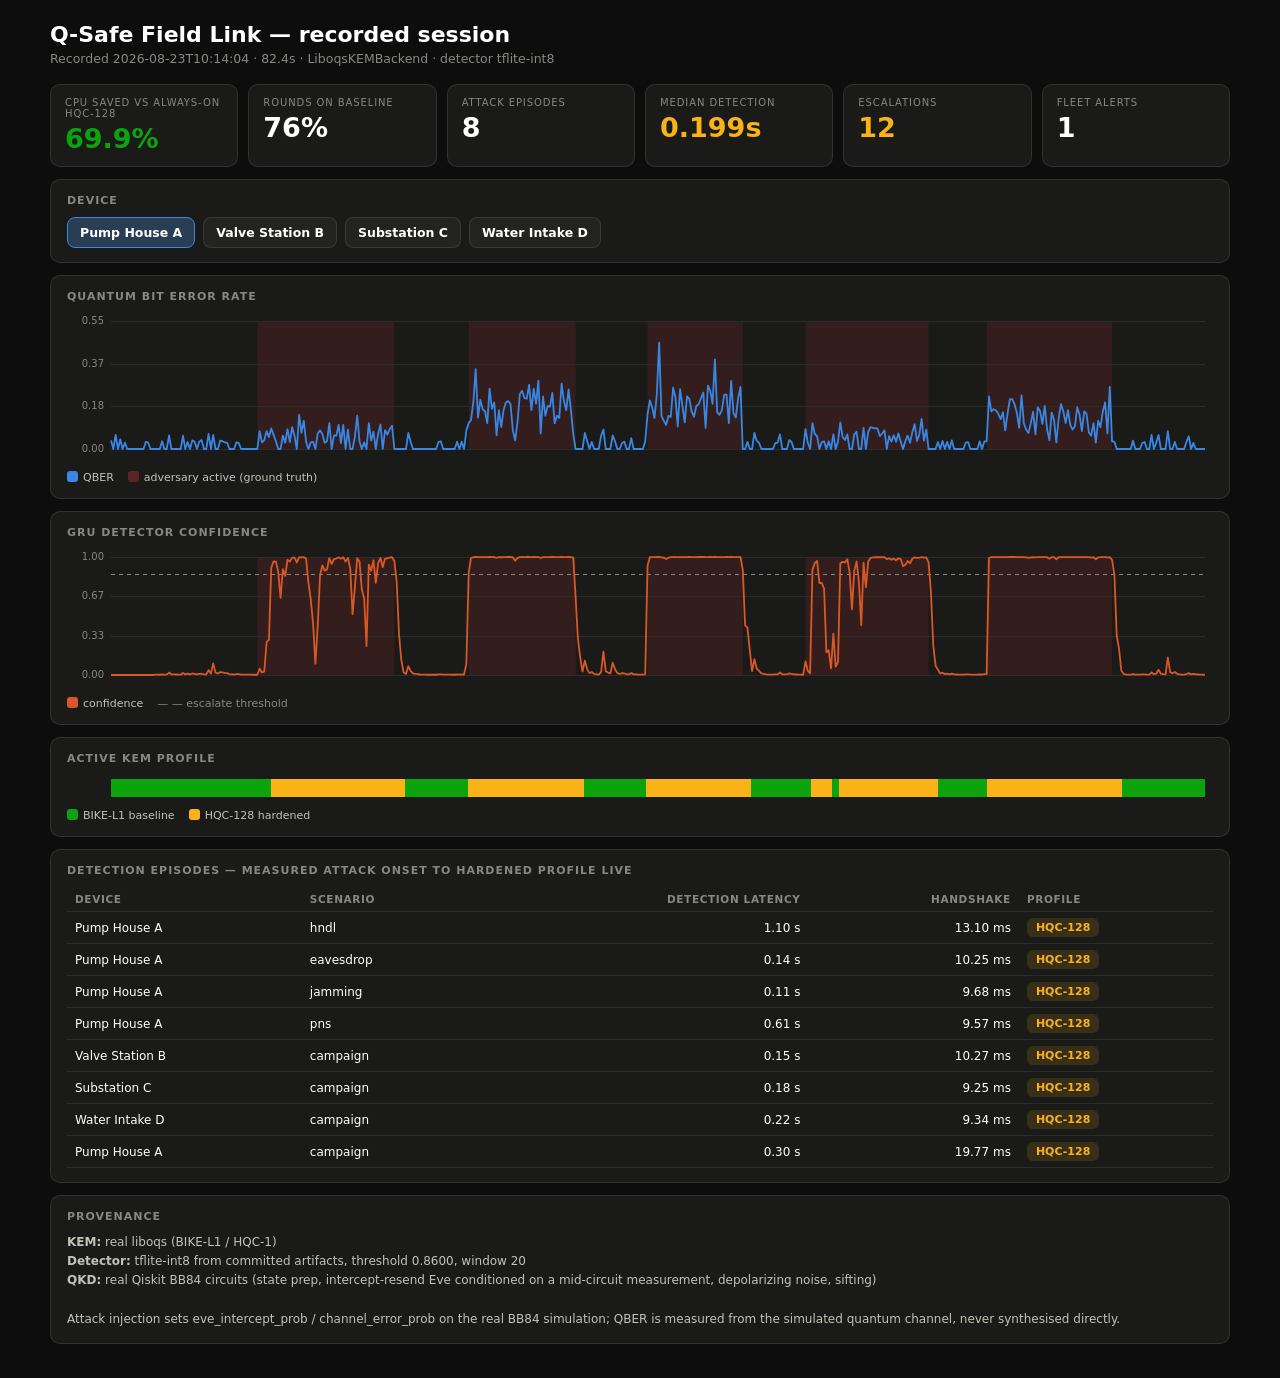
<file: demo_output/demo_replay.html>
<!doctype html>
<html lang="en"><head><meta charset="utf-8">
<meta name="viewport" content="width=device-width,initial-scale=1">
<link rel="icon" href="data:,">
<title>Q-Safe Field Link — Recorded Session</title>
<style>
:root{color-scheme:dark;--s0:#0d0d0d;--s1:#1a1a19;--s2:#232322;--ink1:#fff;--ink2:#c3c2b7;--ink3:#898781;
--line:rgba(255,255,255,.1);--grid:#2c2c2a;--qber:#3987e5;--conf:#d95926;--good:#0ca30c;--warn:#fab219;--crit:#d03b3b;
--mono:ui-monospace,SFMono-Regular,Menlo,Consolas,monospace;--sans:system-ui,-apple-system,"Segoe UI",Roboto,sans-serif}
*{box-sizing:border-box}body{margin:0;background:var(--s0);color:var(--ink1);font-family:var(--sans);padding:22px}
.wrap{max-width:1180px;margin:0 auto}h1{font-size:22px;margin:0 0 4px}
.sub{color:var(--ink3);font-size:12.5px;margin-bottom:18px}
.card{background:var(--s1);border:1px solid var(--line);border-radius:10px;padding:14px 16px;margin-bottom:12px}
.ct{font-size:11px;font-weight:650;letter-spacing:.09em;text-transform:uppercase;color:var(--ink3);margin-bottom:10px}
.tiles{display:grid;grid-template-columns:repeat(auto-fit,minmax(150px,1fr));gap:10px;margin-bottom:12px}
.tile{background:var(--s1);border:1px solid var(--line);border-radius:10px;padding:12px 14px}
.tile .l{font-size:10px;letter-spacing:.09em;text-transform:uppercase;color:var(--ink3)}
.tile .v{font-size:27px;font-weight:680;margin-top:4px}
.tile .v.g{color:var(--good)}.tile .v.w{color:var(--warn)}
canvas{display:block;width:100%}
.row{display:flex;gap:8px;flex-wrap:wrap;align-items:center}
button{font:inherit;font-size:12.5px;font-weight:600;color:var(--ink1);background:var(--s2);
border:1px solid var(--line);border-radius:8px;padding:7px 12px;cursor:pointer}
button[aria-pressed=true]{background:color-mix(in srgb,var(--qber) 26%,var(--s2));border-color:var(--qber)}
.legend{display:flex;gap:14px;font-size:11px;color:var(--ink2);margin-top:8px;flex-wrap:wrap}
.legend i{display:inline-block;width:11px;height:11px;border-radius:3px;margin-right:5px;vertical-align:-1px}
table{width:100%;border-collapse:collapse;font-size:12px}
th,td{text-align:left;padding:6px 8px;border-bottom:1px solid var(--grid)}
th.n{text-align:right}
th{color:var(--ink3);font-weight:600;font-size:10.5px;letter-spacing:.06em;text-transform:uppercase}
td.n{text-align:right;font-variant-numeric:tabular-nums}
.note{font-size:12px;color:var(--ink2);line-height:1.6}
.badge{display:inline-block;padding:3px 9px;border-radius:6px;font-size:11px;font-weight:650}
</style></head><body><div class="wrap">
<h1>Q-Safe Field Link — recorded session</h1>
<div class="sub" id="sub"></div>
<div class="tiles" id="tiles"></div>
<div class="card">
  <div class="ct">Device</div>
  <div class="row" id="devBtns"></div>
</div>
<div class="card">
  <div class="ct">Quantum bit error rate</div>
  <canvas id="c1" height="150"></canvas>
  <div class="legend"><span><i style="background:var(--qber)"></i>QBER</span>
  <span><i style="background:var(--crit);opacity:.35"></i>adversary active (ground truth)</span></div>
</div>
<div class="card">
  <div class="ct">GRU detector confidence</div>
  <canvas id="c2" height="140"></canvas>
  <div class="legend"><span><i style="background:var(--conf)"></i>confidence</span>
  <span style="color:var(--ink3)">— — escalate threshold</span></div>
</div>
<div class="card">
  <div class="ct">Active KEM profile</div>
  <canvas id="c3" height="26"></canvas>
  <div class="legend"><span><i style="background:var(--good)"></i>BIKE-L1 baseline</span>
  <span><i style="background:var(--warn)"></i>HQC-128 hardened</span></div>
</div>
<div class="card"><div class="ct">Detection episodes — measured attack onset to hardened profile live</div>
  <table id="epTable"></table></div>
<div class="card"><div class="ct">Provenance</div><div class="note" id="prov"></div></div>
</div>
<script>
const D = {"report":{"generated_at":1787480044.0662723,"generated_at_iso":"2026-08-23T10:14:04","session_duration_s":82.4,"backend":{"kem_backend":"LiboqsKEMBackend","liboqs_available":true,"using_real_liboqs":true,"detector_backend":"tflite-int8","detector_threshold":0.8600000000000002,"detector_window":20,"type_tagger":"loaded","hqc_reference_ms":9.399,"bike_reference_ms":0.754,"worker_alive":false,"seconds_since_tick":0.01,"n_qubits_per_round":64,"rounds_per_second":6.0},"provenance":{"kem":"real liboqs (BIKE-L1 / HQC-1)","detector":"tflite-int8 from committed artifacts, threshold 0.8600, window 20","qkd":"real Qiskit BB84 circuits (state prep, intercept-resend Eve conditioned on a mid-circuit measurement, depolarizing noise, sifting)","note":"Attack injection sets eve_intercept_prob / channel_error_prob on the real BB84 simulation; QBER is measured from the simulated quantum channel, never synthesised directly."},"detection":{"n_episodes":8,"n_unmeasurable_episodes":0,"n_re_acquisitions":1,"n_spurious_escalations":3,"measurement_note":"Latency is wall-clock from adversary activation to the hardened profile being live, including the rekey. Every escalation falls into exactly one bucket: a detection (carries a latency); a re-acquisition (adversary still active, link had briefly flapped back -- same episode, not a new alarm); an unmeasurable episode (device already hardened when the attack was applied, so there is no escalation to time); or a false positive (no adversary active at all). Only the last is a false alarm.","median_latency_s":0.199,"mean_latency_s":0.35,"min_latency_s":0.114,"max_latency_s":1.097,"episodes":[{"device_id":"plant-01","scenario":"hndl","attack_started_at":1787479972.7198057,"escalated_at":1787479973.8165345,"latency_s":1.097,"handshake_ms":13.0962,"profile":"HQC-128"},{"device_id":"plant-01","scenario":"eavesdrop","attack_started_at":1787479988.2675996,"escalated_at":1787479988.4039776,"latency_s":0.136,"handshake_ms":10.2527,"profile":"HQC-128"},{"device_id":"plant-01","scenario":"jamming","attack_started_at":1787480001.8207033,"escalated_at":1787480001.9342077,"latency_s":0.114,"handshake_ms":9.6786,"profile":"HQC-128"},{"device_id":"plant-01","scenario":"pns","attack_started_at":1787480013.3446734,"escalated_at":1787480013.9597485,"latency_s":0.615,"handshake_ms":9.5677,"profile":"HQC-128"},{"device_id":"plant-02","scenario":"campaign","attack_started_at":1787480026.9257665,"escalated_at":1787480027.071565,"latency_s":0.146,"handshake_ms":10.2667,"profile":"HQC-128"},{"device_id":"plant-03","scenario":"campaign","attack_started_at":1787480026.9257665,"escalated_at":1787480027.10489,"latency_s":0.179,"handshake_ms":9.2543,"profile":"HQC-128"},{"device_id":"plant-04","scenario":"campaign","attack_started_at":1787480026.9257665,"escalated_at":1787480027.1438456,"latency_s":0.218,"handshake_ms":9.3394,"profile":"HQC-128"},{"device_id":"plant-01","scenario":"campaign","attack_started_at":1787480026.9257665,"escalated_at":1787480027.221431,"latency_s":0.296,"handshake_ms":19.7672,"profile":"HQC-128"}]},"crypto_agility":{"n_escalations":12,"n_de_escalations":12,"handshake_ms_by_profile":{"HQC-128":{"n":12,"median_ms":9.966,"total_ms":134.159},"BIKE-L1":{"n":12,"median_ms":0.906,"total_ms":13.114}},"rekey_log":[{"device_id":"plant-04","display_name":"Water Intake D","direction":"escalate","epoch":1,"profile":"HQC-128","kem_mechanism":"HQC-128 (liboqs HQC-1)","public_key_bytes":2241,"ciphertext_bytes":4433,"shared_secret_bytes":32,"keygen_ms":1.7721,"encaps_ms":3.1982,"decaps_ms":6.1111,"total_ms":11.0814,"key_fingerprint":"8abdc6db1004c203","simulated":false,"reason":"escalate","wall_clock":1787479969.2697434,"ts":1787479969.2698243},{"device_id":"plant-04","display_name":"Water Intake D","direction":"de-escalate","epoch":2,"profile":"BIKE-L1","kem_mechanism":"BIKE-L1","public_key_bytes":1541,"ciphertext_bytes":1573,"shared_secret_bytes":32,"keygen_ms":0.6449,"encaps_ms":0.1483,"decaps_ms":1.1826,"total_ms":1.9758,"key_fingerprint":"9617dd682e1ae302","simulated":false,"reason":"de-escalate","wall_clock":1787479970.3709655,"ts":1787479970.3710055},{"device_id":"plant-01","display_name":"Pump House A","direction":"escalate","epoch":1,"profile":"HQC-128","kem_mechanism":"HQC-128 (liboqs HQC-1)","public_key_bytes":2241,"ciphertext_bytes":4433,"shared_secret_bytes":32,"keygen_ms":5.1721,"encaps_ms":3.2814,"decaps_ms":4.6427,"total_ms":13.0962,"key_fingerprint":"90012afb39681a5e","simulated":false,"reason":"escalate","wall_clock":1787479973.816489,"ts":1787479973.8165345},{"device_id":"plant-01","display_name":"Pump House A","direction":"de-escalate","epoch":2,"profile":"BIKE-L1","kem_mechanism":"BIKE-L1","public_key_bytes":1541,"ciphertext_bytes":1573,"shared_secret_bytes":32,"keygen_ms":0.4505,"encaps_ms":0.1904,"decaps_ms":0.7539,"total_ms":1.3948,"key_fingerprint":"715a34c29d80467f","simulated":false,"reason":"de-escalate","wall_clock":1787479983.7324178,"ts":1787479983.7324739},{"device_id":"plant-01","display_name":"Pump House A","direction":"escalate","epoch":3,"profile":"HQC-128","kem_mechanism":"HQC-128 (liboqs HQC-1)","public_key_bytes":2241,"ciphertext_bytes":4433,"shared_secret_bytes":32,"keygen_ms":1.9459,"encaps_ms":3.2312,"decaps_ms":5.0756,"total_ms":10.2527,"key_fingerprint":"2a4de14ea9973101","simulated":false,"reason":"escalate","wall_clock":1787479988.4039338,"ts":1787479988.4039776},{"device_id":"plant-01","display_name":"Pump House A","direction":"de-escalate","epoch":4,"profile":"BIKE-L1","kem_mechanism":"BIKE-L1","public_key_bytes":1541,"ciphertext_bytes":1573,"shared_secret_bytes":32,"keygen_ms":0.6669,"encaps_ms":0.1478,"decaps_ms":0.9879,"total_ms":1.8026,"key_fingerprint":"0f958a3c008d85bb","simulated":false,"reason":"de-escalate","wall_clock":1787479997.1703167,"ts":1787479997.1703598},{"device_id":"plant-01","display_name":"Pump House A","direction":"escalate","epoch":5,"profile":"HQC-128","kem_mechanism":"HQC-128 (liboqs HQC-1)","public_key_bytes":2241,"ciphertext_bytes":4433,"shared_secret_bytes":32,"keygen_ms":1.6537,"encaps_ms":3.0778,"decaps_ms":4.9472,"total_ms":9.6786,"key_fingerprint":"83bc63a6591261bb","simulated":false,"reason":"escalate","wall_clock":1787480001.9341645,"ts":1787480001.9342077},{"device_id":"plant-01","display_name":"Pump House A","direction":"de-escalate","epoch":6,"profile":"BIKE-L1","kem_mechanism":"BIKE-L1","public_key_bytes":1541,"ciphertext_bytes":1573,"shared_secret_bytes":32,"keygen_ms":0.3196,"encaps_ms":0.0667,"decaps_ms":0.5368,"total_ms":0.9231,"key_fingerprint":"fa7f3079e433a5f1","simulated":false,"reason":"de-escalate","wall_clock":1787480009.5634832,"ts":1787480009.563575},{"device_id":"plant-01","display_name":"Pump House A","direction":"escalate","epoch":7,"profile":"HQC-128","kem_mechanism":"HQC-128 (liboqs HQC-1)","public_key_bytes":2241,"ciphertext_bytes":4433,"shared_secret_bytes":32,"keygen_ms":1.7374,"encaps_ms":3.0767,"decaps_ms":4.7537,"total_ms":9.5677,"key_fingerprint":"63b3e49670a52076","simulated":false,"reason":"escalate","wall_clock":1787480013.9597147,"ts":1787480013.9597485},{"device_id":"plant-01","display_name":"Pump House A","direction":"de-escalate","epoch":8,"profile":"BIKE-L1","kem_mechanism":"BIKE-L1","public_key_bytes":1541,"ciphertext_bytes":1573,"shared_secret_bytes":32,"keygen_ms":0.2461,"encaps_ms":0.0628,"decaps_ms":0.57,"total_ms":0.8788,"key_fingerprint":"5a9c0c5abea14e48","simulated":false,"reason":"de-escalate","wall_clock":1787480015.482823,"ts":1787480015.4828622},{"device_id":"plant-01","display_name":"Pump House A","direction":"escalate","epoch":9,"profile":"HQC-128","kem_mechanism":"HQC-128 (liboqs HQC-1)","public_key_bytes":2241,"ciphertext_bytes":4433,"shared_secret_bytes":32,"keygen_ms":5.1108,"encaps_ms":3.154,"decaps_ms":4.7041,"total_ms":12.969,"key_fingerprint":"341666618ab9f83a","simulated":false,"reason":"escalate","wall_clock":1787480016.0031497,"ts":1787480016.003188},{"device_id":"plant-03","display_name":"Substation C","direction":"escalate","epoch":1,"profile":"HQC-128","kem_mechanism":"HQC-128 (liboqs HQC-1)","public_key_bytes":2241,"ciphertext_bytes":4433,"shared_secret_bytes":32,"keygen_ms":1.7467,"encaps_ms":3.1345,"decaps_ms":4.6875,"total_ms":9.5687,"key_fingerprint":"daa8d28858acac9b","simulated":false,"reason":"escalate","wall_clock":1787480017.8517318,"ts":1787480017.8517668},{"device_id":"plant-03","display_name":"Substation C","direction":"de-escalate","epoch":2,"profile":"BIKE-L1","kem_mechanism":"BIKE-L1","public_key_bytes":1541,"ciphertext_bytes":1573,"shared_secret_bytes":32,"keygen_ms":0.3398,"encaps_ms":0.073,"decaps_ms":0.5144,"total_ms":0.9272,"key_fingerprint":"3d4b565ebdb65185","simulated":false,"reason":"de-escalate","wall_clock":1787480018.5377142,"ts":1787480018.5377498},{"device_id":"plant-04","display_name":"Water Intake D","direction":"escalate","epoch":3,"profile":"HQC-128","kem_mechanism":"HQC-128 (liboqs HQC-1)","public_key_bytes":2241,"ciphertext_bytes":4433,"shared_secret_bytes":32,"keygen_ms":1.5938,"encaps_ms":3.0645,"decaps_ms":4.6583,"total_ms":9.3167,"key_fingerprint":"9aae36a8d8cdc630","simulated":false,"reason":"escalate","wall_clock":1787480022.3257504,"ts":1787480022.3257766},{"device_id":"plant-01","display_name":"Pump House A","direction":"de-escalate","epoch":10,"profile":"BIKE-L1","kem_mechanism":"BIKE-L1","public_key_bytes":1541,"ciphertext_bytes":1573,"shared_secret_bytes":32,"keygen_ms":0.2569,"encaps_ms":0.0627,"decaps_ms":0.5693,"total_ms":0.8889,"key_fingerprint":"8f508649a443befe","simulated":false,"reason":"de-escalate","wall_clock":1787480023.5039887,"ts":1787480023.5040314},{"device_id":"plant-04","display_name":"Water Intake D","direction":"de-escalate","epoch":4,"profile":"BIKE-L1","kem_mechanism":"BIKE-L1","public_key_bytes":1541,"ciphertext_bytes":1573,"shared_secret_bytes":32,"keygen_ms":0.352,"encaps_ms":0.0456,"decaps_ms":0.5555,"total_ms":0.9531,"key_fingerprint":"faff995cd90b5cca","simulated":false,"reason":"de-escalate","wall_clock":1787480023.537494,"ts":1787480023.537525},{"device_id":"plant-02","display_name":"Valve Station B","direction":"escalate","epoch":1,"profile":"HQC-128","kem_mechanism":"HQC-128 (liboqs HQC-1)","public_key_bytes":2241,"ciphertext_bytes":4433,"shared_secret_bytes":32,"keygen_ms":1.8547,"encaps_ms":3.5458,"decaps_ms":4.8662,"total_ms":10.2667,"key_fingerprint":"a72d1f49c8868cf8","simulated":false,"reason":"escalate","wall_clock":1787480027.071528,"ts":1787480027.071565},{"device_id":"plant-03","display_name":"Substation C","direction":"escalate","epoch":3,"profile":"HQC-128","kem_mechanism":"HQC-128 (liboqs HQC-1)","public_key_bytes":2241,"ciphertext_bytes":4433,"shared_secret_bytes":32,"keygen_ms":1.6046,"encaps_ms":3.0588,"decaps_ms":4.5909,"total_ms":9.2543,"key_fingerprint":"0ac03a860b88b493","simulated":false,"reason":"escalate","wall_clock":1787480027.104855,"ts":1787480027.10489},{"device_id":"plant-04","display_name":"Water Intake D","direction":"escalate","epoch":5,"profile":"HQC-128","kem_mechanism":"HQC-128 (liboqs HQC-1)","public_key_bytes":2241,"ciphertext_bytes":4433,"shared_secret_bytes":32,"keygen_ms":1.6537,"encaps_ms":3.0452,"decaps_ms":4.6405,"total_ms":9.3394,"key_fingerprint":"f735f7eebd13d7ae","simulated":false,"reason":"escalate","wall_clock":1787480027.143806,"ts":1787480027.1438456},{"device_id":"plant-01","display_name":"Pump House A","direction":"escalate","epoch":11,"profile":"HQC-128","kem_mechanism":"HQC-128 (liboqs HQC-1)","public_key_bytes":2241,"ciphertext_bytes":4433,"shared_secret_bytes":32,"keygen_ms":3.23,"encaps_ms":6.9755,"decaps_ms":9.5617,"total_ms":19.7672,"key_fingerprint":"d06b37a648431a94","simulated":false,"reason":"escalate","wall_clock":1787480027.2213686,"ts":1787480027.221431},{"device_id":"plant-01","display_name":"Pump House A","direction":"de-escalate","epoch":12,"profile":"BIKE-L1","kem_mechanism":"BIKE-L1","public_key_bytes":1541,"ciphertext_bytes":1573,"shared_secret_bytes":32,"keygen_ms":0.2434,"encaps_ms":0.0659,"decaps_ms":0.5537,"total_ms":0.863,"key_fingerprint":"72f30bd362dc968a","simulated":false,"reason":"de-escalate","wall_clock":1787480037.929485,"ts":1787480037.9295273},{"device_id":"plant-04","display_name":"Water Intake D","direction":"de-escalate","epoch":6,"profile":"BIKE-L1","kem_mechanism":"BIKE-L1","public_key_bytes":1541,"ciphertext_bytes":1573,"shared_secret_bytes":32,"keygen_ms":0.2351,"encaps_ms":0.0433,"decaps_ms":0.5309,"total_ms":0.8094,"key_fingerprint":"32db68ce04ec100f","simulated":false,"reason":"de-escalate","wall_clock":1787480037.9525008,"ts":1787480037.952533},{"device_id":"plant-03","display_name":"Substation C","direction":"de-escalate","epoch":4,"profile":"BIKE-L1","kem_mechanism":"BIKE-L1","public_key_bytes":1541,"ciphertext_bytes":1573,"shared_secret_bytes":32,"keygen_ms":0.2525,"encaps_ms":0.0462,"decaps_ms":0.5258,"total_ms":0.8245,"key_fingerprint":"950a7b15252f419c","simulated":false,"reason":"de-escalate","wall_clock":1787480038.0108652,"ts":1787480038.0109003},{"device_id":"plant-02","display_name":"Valve Station B","direction":"de-escalate","epoch":2,"profile":"BIKE-L1","kem_mechanism":"BIKE-L1","public_key_bytes":1541,"ciphertext_bytes":1573,"shared_secret_bytes":32,"keygen_ms":0.2503,"encaps_ms":0.0646,"decaps_ms":0.5584,"total_ms":0.8733,"key_fingerprint":"f7da4f279ed04efd","simulated":false,"reason":"de-escalate","wall_clock":1787480038.4515138,"ts":1787480038.451548}]},"devices":[{"device_id":"plant-01","display_name":"Pump House A","rounds":472,"rounds_by_profile":{"BIKE-L1":209,"HQC-128":263},"baseline_round_fraction":0.4428,"paper_equivalent_saved_pct":40.73,"n_handshakes":13,"session_rekey_ms":83.033,"frames_sent":156,"frames_rejected":0,"plaintext_bytes":11032,"ciphertext_bytes":13528,"aead_overhead_bytes":2496,"final_profile":"BIKE-L1","epoch":12},{"device_id":"plant-02","display_name":"Valve Station B","rounds":468,"rounds_by_profile":{"BIKE-L1":407,"HQC-128":61},"baseline_round_fraction":0.8697,"paper_equivalent_saved_pct":79.99,"n_handshakes":3,"session_rekey_ms":12.545,"frames_sent":156,"frames_rejected":0,"plaintext_bytes":11032,"ciphertext_bytes":13528,"aead_overhead_bytes":2496,"final_profile":"BIKE-L1","epoch":2},{"device_id":"plant-03","display_name":"Substation C","rounds":464,"rounds_by_profile":{"BIKE-L1":403,"HQC-128":61},"baseline_round_fraction":0.8685,"paper_equivalent_saved_pct":79.89,"n_handshakes":5,"session_rekey_ms":21.36,"frames_sent":156,"frames_rejected":0,"plaintext_bytes":11032,"ciphertext_bytes":13528,"aead_overhead_bytes":2496,"final_profile":"BIKE-L1","epoch":4},{"device_id":"plant-04","display_name":"Water Intake D","rounds":438,"rounds_by_profile":{"BIKE-L1":381,"HQC-128":57},"baseline_round_fraction":0.8699,"paper_equivalent_saved_pct":80.01,"n_handshakes":7,"session_rekey_ms":34.253,"frames_sent":156,"frames_rejected":0,"plaintext_bytes":11032,"ciphertext_bytes":13528,"aead_overhead_bytes":2496,"final_profile":"BIKE-L1","epoch":6}],"fleet":{"n_devices":4,"min_devices_for_alert":3,"n_campaign_alerts":1,"alerts":[{"t_start":88,"t_end":49,"device_ids":["plant-01","plant-02","plant-03","plant-04"],"peak_device_count":4,"dominant_attack_type":"jamming","type_agreement":1.0,"window_rounds":90,"ts":1787480044.0604293}],"totals":{"adaptive_kem_ms":151.19,"static_hqc_kem_ms":284.54,"cpu_saved_ms":133.35,"cpu_saved_pct":46.87,"frames_sent":624,"n_handshakes":28,"n_escalations":12,"n_de_escalations":12,"round_adaptive_ms":5210.08,"round_static_ms":17312.98,"paper_equivalent_saved_pct":69.91,"total_rounds":1842,"baseline_round_fraction":0.76}},"comparison_to_paper":{"paper_detector_f1":0.936,"paper_roc_auc":0.992,"paper_cpu_reduction_pct":73.2,"live_paper_equivalent_saved_pct":69.91,"live_baseline_round_fraction":0.76,"explanation":"live_paper_equivalent_saved_pct applies the published methodology (one KEM handshake per round at the active profile, versus one HQC-128 handshake per round) to this live session, using per-profile handshake costs measured on this host. It converges toward the published 73.2% as the live attack duty cycle approaches that of the 2,000-round test stream (15.2% attack rounds)."}},"rounds":{"plant-01":[[0.03704,0.0,"BIKE-L1",0],[0.0,0.0,"BIKE-L1",0],[0.06061,0.0,"BIKE-L1",0],[0.0,0.0,"BIKE-L1",0],[0.04167,0.0,"BIKE-L1",0],[0.0,0.0,"BIKE-L1",0],[0.02703,0.0,"BIKE-L1",0],[0.0,0.0,"BIKE-L1",0],[0.0,0.0,"BIKE-L1",0],[0.0,0.0,"BIKE-L1",0],[0.0,0.0,"BIKE-L1",0],[0.0,0.0,"BIKE-L1",0],[0.0,0.0,"BIKE-L1",0],[0.0,0.0,"BIKE-L1",0],[0.0,0.0,"BIKE-L1",0],[0.03125,0.0,"BIKE-L1",0],[0.02778,0.0,"BIKE-L1",0],[0.0,0.0,"BIKE-L1",0],[0.0,0.0,"BIKE-L1",0],[0.0,0.00288,"BIKE-L1",0],[0.0,0.00259,"BIKE-L1",0],[0.0,0.00219,"BIKE-L1",0],[0.03333,0.00532,"BIKE-L1",0],[0.0,0.00288,"BIKE-L1",0],[0.0,0.00275,"BIKE-L1",0],[0.05882,0.02054,"BIKE-L1",0],[0.0,0.00606,"BIKE-L1",0],[0.0,0.0049,"BIKE-L1",0],[0.0,0.00416,"BIKE-L1",0],[0.0,0.00369,"BIKE-L1",0],[0.0,0.00242,"BIKE-L1",0],[0.05714,0.01684,"BIKE-L1",0],[0.0,0.00535,"BIKE-L1",0],[0.0303,0.0109,"BIKE-L1",0],[0.0,0.00505,"BIKE-L1",0],[0.03704,0.0126,"BIKE-L1",0],[0.03125,0.00977,"BIKE-L1",0],[0.0,0.00462,"BIKE-L1",0],[0.03125,0.00925,"BIKE-L1",0],[0.03846,0.01068,"BIKE-L1",0],[0.0,0.00486,"BIKE-L1",0],[0.0,0.00427,"BIKE-L1",0],[0.06452,0.04157,"BIKE-L1",0],[0.0,0.01008,"BIKE-L1",0],[0.06061,0.09807,"BIKE-L1",0],[0.0,0.01943,"BIKE-L1",0],[0.0,0.01255,"BIKE-L1",0],[0.03571,0.02471,"BIKE-L1",0],[0.03333,0.02211,"BIKE-L1",0],[0.02857,0.01761,"BIKE-L1",0],[0.02703,0.01558,"BIKE-L1",0],[0.0,0.00603,"BIKE-L1",0],[0.0,0.00548,"BIKE-L1",0],[0.0,0.00417,"BIKE-L1",0],[0.02857,0.00809,"BIKE-L1",0],[0.02632,0.00668,"BIKE-L1",0],[0.0,0.00378,"BIKE-L1",0],[0.0,0.00369,"BIKE-L1",0],[0.0,0.00319,"BIKE-L1",0],[0.0,0.00278,"BIKE-L1",0],[0.0,0.00239,"BIKE-L1",0],[0.0,0.00228,"BIKE-L1",0],[0.0,0.00209,"BIKE-L1",0],[0.0,0.00212,"BIKE-L1",1],[0.07692,0.05309,"BIKE-L1",1],[0.02857,0.02093,"BIKE-L1",1],[0.03846,0.03072,"BIKE-L1",1],[0.07692,0.27874,"BIKE-L1",1],[0.05128,0.29842,"BIKE-L1",1],[0.08824,0.90849,"HQC-128",1],[0.06061,0.96251,"HQC-128",1],[0.03333,0.96111,"HQC-128",1],[0.0,0.87426,"HQC-128",1],[0.0,0.65381,"HQC-128",1],[0.05714,0.89638,"HQC-128",1],[0.02703,0.84022,"HQC-128",1],[0.08571,0.97676,"HQC-128",1],[0.02941,0.96085,"HQC-128",1],[0.09375,0.99453,"HQC-128",1],[0.05714,0.99475,"HQC-128",1],[0.0,0.9538,"HQC-128",1],[0.14706,0.99808,"HQC-128",1],[0.06897,0.99672,"HQC-128",1],[0.12121,0.99896,"HQC-128",1],[0.03125,0.98644,"HQC-128",1],[0.0,0.78188,"HQC-128",1],[0.02857,0.6404,"HQC-128",1],[0.0303,0.43507,"HQC-128",1],[0.0,0.09485,"HQC-128",1],[0.06667,0.42173,"HQC-128",1],[0.08,0.84475,"HQC-128",1],[0.06452,0.92952,"HQC-128",1],[0.02703,0.88423,"HQC-128",1],[0.03333,0.89488,"HQC-128",1],[0.11111,0.99112,"HQC-128",1],[0.0,0.94049,"HQC-128",1],[0.05882,0.98263,"HQC-128",1],[0.05714,0.98694,"HQC-128",1],[0.10345,0.99724,"HQC-128",1],[0.02564,0.98592,"HQC-128",1],[0.10345,0.99755,"HQC-128",1],[0.0,0.96077,"HQC-128",1],[0.08333,0.99222,"HQC-128",1],[0.0,0.90271,"HQC-128",1],[0.0,0.51488,"HQC-128",1],[0.05263,0.74418,"HQC-128",1],[0.14286,0.99008,"HQC-128",1],[0.03226,0.96174,"HQC-128",1],[0.0,0.72179,"HQC-128",1],[0.02857,0.64777,"HQC-128",1],[0.0,0.24565,"HQC-128",1],[0.11111,0.93523,"HQC-128",1],[0.03571,0.88483,"HQC-128",1],[0.075,0.97199,"HQC-128",1],[0.0,0.78059,"HQC-128",1],[0.06452,0.94663,"HQC-128",1],[0.10526,0.99231,"HQC-128",1],[0.0,0.91475,"HQC-128",1],[0.08108,0.98694,"HQC-128",1],[0.0625,0.98926,"HQC-128",1],[0.08571,0.99582,"HQC-128",1],[0.1,0.99823,"HQC-128",1],[0.0,0.96667,"HQC-128",0],[0.0,0.78836,"HQC-128",0],[0.0,0.34541,"HQC-128",0],[0.0,0.12548,"HQC-128",0],[0.0,0.02146,"HQC-128",0],[0.0,0.0078,"BIKE-L1",0],[0.06897,0.07402,"BIKE-L1",0],[0.03125,0.03446,"BIKE-L1",0],[0.0,0.01331,"BIKE-L1",0],[0.0,0.00957,"BIKE-L1",0],[0.0,0.00698,"BIKE-L1",0],[0.0,0.00431,"BIKE-L1",0],[0.0,0.00288,"BIKE-L1",0],[0.0,0.0025,"BIKE-L1",0],[0.0,0.00233,"BIKE-L1",0],[0.0,0.00222,"BIKE-L1",0],[0.0,0.00215,"BIKE-L1",0],[0.0,0.0021,"BIKE-L1",0],[0.0,0.00204,"BIKE-L1",0],[0.0303,0.00458,"BIKE-L1",0],[0.03333,0.00566,"BIKE-L1",0],[0.0,0.00314,"BIKE-L1",0],[0.0,0.00308,"BIKE-L1",0],[0.0,0.00292,"BIKE-L1",0],[0.0,0.00271,"BIKE-L1",0],[0.0,0.0022,"BIKE-L1",0],[0.0,0.00204,"BIKE-L1",0],[0.03125,0.0048,"BIKE-L1",0],[0.0,0.00272,"BIKE-L1",0],[0.03125,0.00607,"BIKE-L1",0],[0.0,0.0032,"BIKE-L1",0],[0.08,0.0965,"BIKE-L1",0],[0.11111,0.86514,"HQC-128",1],[0.125,0.99166,"HQC-128",1],[0.2,0.99944,"HQC-128",1],[0.34286,0.99986,"HQC-128",1],[0.13514,0.99888,"HQC-128",1],[0.21053,0.99973,"HQC-128",1],[0.17143,0.99966,"HQC-128",1],[0.16216,0.99957,"HQC-128",1],[0.11111,0.99923,"HQC-128",1],[0.25926,0.99981,"HQC-128",1],[0.17241,0.99973,"HQC-128",1],[0.2,0.9998,"HQC-128",1],[0.05882,0.99361,"HQC-128",1],[0.16667,0.99917,"HQC-128",1],[0.09375,0.99789,"HQC-128",1],[0.16667,0.99949,"HQC-128",1],[0.2,0.99976,"HQC-128",1],[0.20588,0.99981,"HQC-128",1],[0.19355,0.99979,"HQC-128",1],[0.08,0.99804,"HQC-128",1],[0.03704,0.96827,"HQC-128",1],[0.11429,0.99347,"HQC-128",1],[0.23529,0.99955,"HQC-128",1],[0.25,0.99979,"HQC-128",1],[0.21875,0.99975,"HQC-128",1],[0.21622,0.9998,"HQC-128",1],[0.27586,0.99986,"HQC-128",1],[0.16667,0.99969,"HQC-128",1],[0.25926,0.99984,"HQC-128",1],[0.19444,0.99978,"HQC-128",1],[0.29412,0.99986,"HQC-128",1],[0.06667,0.99174,"HQC-128",1],[0.22581,0.99955,"HQC-128",1],[0.14286,0.99908,"HQC-128",1],[0.18519,0.99958,"HQC-128",1],[0.18182,0.9997,"HQC-128",1],[0.24138,0.99984,"HQC-128",1],[0.11111,0.99916,"HQC-128",1],[0.14286,0.99946,"HQC-128",1],[0.13333,0.99942,"HQC-128",1],[0.28125,0.99983,"HQC-128",1],[0.20588,0.99977,"HQC-128",1],[0.16667,0.99965,"HQC-128",1],[0.25641,0.99984,"HQC-128",1],[0.16667,0.99968,"HQC-128",1],[0.06667,0.99488,"HQC-128",1],[0.0,0.67135,"HQC-128",0],[0.0,0.31138,"HQC-128",0],[0.0,0.15154,"HQC-128",0],[0.0,0.02923,"HQC-128",0],[0.06897,0.12183,"BIKE-L1",0],[0.03448,0.05009,"BIKE-L1",0],[0.0,0.01609,"BIKE-L1",0],[0.0303,0.02536,"BIKE-L1",0],[0.0,0.00969,"BIKE-L1",0],[0.0,0.00589,"BIKE-L1",0],[0.0,0.00412,"BIKE-L1",0],[0.05714,0.02433,"BIKE-L1",0],[0.08333,0.19826,"BIKE-L1",0],[0.0,0.03235,"BIKE-L1",0],[0.0,0.02082,"BIKE-L1",0],[0.0,0.01356,"BIKE-L1",0],[0.05882,0.1038,"BIKE-L1",0],[0.03333,0.04821,"BIKE-L1",0],[0.0,0.01584,"BIKE-L1",0],[0.0,0.01006,"BIKE-L1",0],[0.02564,0.01479,"BIKE-L1",0],[0.03125,0.01375,"BIKE-L1",0],[0.0,0.00631,"BIKE-L1",0],[0.0,0.00512,"BIKE-L1",0],[0.04651,0.01552,"BIKE-L1",0],[0.0,0.0057,"BIKE-L1",0],[0.0,0.00478,"BIKE-L1",0],[0.0,0.00393,"BIKE-L1",0],[0.0,0.00359,"BIKE-L1",0],[0.0,0.00258,"BIKE-L1",0],[0.03333,0.00616,"BIKE-L1",0],[0.15,0.92688,"HQC-128",1],[0.20833,0.99876,"HQC-128",1],[0.17949,0.99955,"HQC-128",1],[0.13333,0.99938,"HQC-128",1],[0.23529,0.99982,"HQC-128",1],[0.45714,0.9999,"HQC-128",1],[0.14286,0.9971,"HQC-128",1],[0.12121,0.99364,"HQC-128",1],[0.10345,0.98319,"HQC-128",1],[0.14286,0.99426,"HQC-128",1],[0.13793,0.99867,"HQC-128",1],[0.26316,0.99978,"HQC-128",1],[0.22222,0.99981,"HQC-128",1],[0.09677,0.99825,"HQC-128",1],[0.25714,0.99977,"HQC-128",1],[0.1875,0.99972,"HQC-128",1],[0.11429,0.99887,"HQC-128",1],[0.22581,0.99975,"HQC-128",1],[0.21429,0.99981,"HQC-128",1],[0.16129,0.99969,"HQC-128",1],[0.13793,0.99952,"HQC-128",1],[0.18519,0.99974,"HQC-128",1],[0.19231,0.99979,"HQC-128",1],[0.21875,0.99983,"HQC-128",1],[0.24242,0.99985,"HQC-128",1],[0.09091,0.99835,"HQC-128",1],[0.27273,0.99978,"HQC-128",1],[0.25,0.99984,"HQC-128",1],[0.19355,0.99973,"HQC-128",1],[0.38462,0.99988,"HQC-128",1],[0.15625,0.99909,"HQC-128",1],[0.14706,0.99887,"HQC-128",1],[0.16667,0.99924,"HQC-128",1],[0.23333,0.99975,"HQC-128",1],[0.23333,0.99983,"HQC-128",1],[0.11111,0.99903,"HQC-128",1],[0.29268,0.99981,"HQC-128",1],[0.15385,0.99943,"HQC-128",1],[0.13514,0.99912,"HQC-128",1],[0.21875,0.99975,"HQC-128",1],[0.26667,0.99985,"HQC-128",1],[0.0,0.89307,"HQC-128",0],[0.0,0.42103,"HQC-128",0],[0.0303,0.40206,"HQC-128",0],[0.0,0.21509,"HQC-128",0],[0.0,0.03298,"BIKE-L1",0],[0.06897,0.13439,"BIKE-L1",0],[0.03571,0.05511,"BIKE-L1",0],[0.02703,0.03545,"BIKE-L1",0],[0.0,0.01385,"BIKE-L1",0],[0.0,0.00937,"BIKE-L1",0],[0.0,0.00567,"BIKE-L1",0],[0.0,0.00397,"BIKE-L1",0],[0.0,0.00287,"BIKE-L1",0],[0.0,0.0025,"BIKE-L1",0],[0.025,0.00451,"BIKE-L1",0],[0.02778,0.00509,"BIKE-L1",0],[0.0625,0.02107,"BIKE-L1",0],[0.0,0.00651,"BIKE-L1",0],[0.0,0.00535,"BIKE-L1",0],[0.0,0.00455,"BIKE-L1",0],[0.03846,0.01336,"BIKE-L1",0],[0.0303,0.00957,"BIKE-L1",0],[0.0,0.00457,"BIKE-L1",0],[0.0,0.00406,"BIKE-L1",0],[0.0,0.00356,"BIKE-L1",0],[0.0,0.00288,"BIKE-L1",0],[0.0,0.00228,"BIKE-L1",0],[0.08571,0.11434,"BIKE-L1",1],[0.02703,0.03532,"BIKE-L1",1],[0.0,0.01472,"BIKE-L1",1],[0.11111,0.89107,"HQC-128",1],[0.06452,0.94816,"HQC-128",1],[0.05556,0.96728,"HQC-128",1],[0.0,0.77983,"HQC-128",1],[0.02941,0.78035,"HQC-128",1],[0.03333,0.73226,"HQC-128",1],[0.0,0.19252,"HQC-128",1],[0.03333,0.20962,"HQC-128",1],[0.0,0.0564,"HQC-128",1],[0.0625,0.35079,"BIKE-L1",1],[0.0,0.07042,"BIKE-L1",1],[0.03226,0.11023,"BIKE-L1",1],[0.11429,0.94759,"HQC-128",1],[0.05128,0.95854,"HQC-128",1],[0.03846,0.95451,"HQC-128",1],[0.0625,0.98136,"HQC-128",1],[0.0,0.871,"HQC-128",1],[0.0,0.55664,"HQC-128",1],[0.0625,0.88428,"HQC-128",1],[0.07407,0.96182,"HQC-128",1],[0.0,0.7873,"HQC-128",1],[0.0,0.42305,"HQC-128",1],[0.09091,0.9506,"HQC-128",1],[0.0,0.74294,"HQC-128",1],[0.07407,0.96185,"HQC-128",1],[0.09375,0.99203,"HQC-128",1],[0.09091,0.99686,"HQC-128",1],[0.08824,0.99801,"HQC-128",1],[0.08824,0.99874,"HQC-128",1],[0.05556,0.99785,"HQC-128",1],[0.06667,0.99803,"HQC-128",1],[0.08,0.99859,"HQC-128",1],[0.0,0.98154,"HQC-128",1],[0.05556,0.9897,"HQC-128",1],[0.03125,0.9764,"HQC-128",1],[0.05882,0.98579,"HQC-128",1],[0.03125,0.97226,"HQC-128",1],[0.06667,0.9889,"HQC-128",1],[0.03226,0.98228,"HQC-128",1],[0.0,0.92174,"HQC-128",1],[0.03448,0.93481,"HQC-128",1],[0.05714,0.96594,"HQC-128",1],[0.02703,0.94673,"HQC-128",1],[0.07143,0.98511,"HQC-128",1],[0.10714,0.9972,"HQC-128",1],[0.03448,0.9929,"HQC-128",1],[0.06061,0.99539,"HQC-128",1],[0.12903,0.99907,"HQC-128",1],[0.03571,0.99473,"HQC-128",1],[0.08333,0.99755,"HQC-128",1],[0.0,0.95454,"HQC-128",0],[0.0,0.70259,"HQC-128",0],[0.0,0.25575,"HQC-128",0],[0.0,0.07857,"HQC-128",0],[0.0303,0.04546,"HQC-128",0],[0.0,0.0127,"BIKE-L1",0],[0.03448,0.01954,"BIKE-L1",0],[0.0,0.00757,"BIKE-L1",0],[0.0303,0.01215,"BIKE-L1",0],[0.0,0.00534,"BIKE-L1",0],[0.03704,0.01223,"BIKE-L1",0],[0.0,0.00508,"BIKE-L1",0],[0.0,0.00418,"BIKE-L1",0],[0.0,0.0035,"BIKE-L1",0],[0.0,0.00311,"BIKE-L1",0],[0.0,0.00237,"BIKE-L1",0],[0.02778,0.00465,"BIKE-L1",0],[0.02941,0.00504,"BIKE-L1",0],[0.0,0.00299,"BIKE-L1",0],[0.0,0.00286,"BIKE-L1",0],[0.0,0.00275,"BIKE-L1",0],[0.0,0.00257,"BIKE-L1",0],[0.03333,0.00578,"BIKE-L1",0],[0.0,0.00301,"BIKE-L1",0],[0.03226,0.00674,"BIKE-L1",0],[0.03333,0.0073,"BIKE-L1",1],[0.22581,0.99139,"HQC-128",1],[0.16129,0.99885,"HQC-128",1],[0.17073,0.99957,"HQC-128",1],[0.16667,0.99968,"HQC-128",1],[0.15152,0.99972,"HQC-128",1],[0.12821,0.99966,"HQC-128",1],[0.15789,0.99975,"HQC-128",1],[0.08,0.99905,"HQC-128",1],[0.15152,0.99963,"HQC-128",1],[0.21429,0.99982,"HQC-128",1],[0.21429,0.99984,"HQC-128",1],[0.19231,0.9998,"HQC-128",1],[0.15625,0.99973,"HQC-128",1],[0.09091,0.99879,"HQC-128",1],[0.23077,0.99976,"HQC-128",1],[0.11111,0.99914,"HQC-128",1],[0.08333,0.9975,"HQC-128",1],[0.06897,0.99284,"HQC-128",1],[0.11111,0.99705,"HQC-128",1],[0.16,0.9994,"HQC-128",1],[0.0625,0.99716,"HQC-128",1],[0.17949,0.99956,"HQC-128",1],[0.16279,0.99968,"HQC-128",1],[0.10811,0.99921,"HQC-128",1],[0.18519,0.99971,"HQC-128",1],[0.08571,0.9987,"HQC-128",1],[0.03704,0.98553,"HQC-128",1],[0.15625,0.99874,"HQC-128",1],[0.125,0.99902,"HQC-128",1],[0.02857,0.98126,"HQC-128",1],[0.13158,0.99785,"HQC-128",1],[0.19231,0.9996,"HQC-128",1],[0.16216,0.99963,"HQC-128",1],[0.11111,0.99899,"HQC-128",1],[0.16667,0.99964,"HQC-128",1],[0.10345,0.99921,"HQC-128",1],[0.08333,0.99848,"HQC-128",1],[0.09756,0.99874,"HQC-128",1],[0.17949,0.99965,"HQC-128",1],[0.14706,0.99965,"HQC-128",1],[0.07692,0.99841,"HQC-128",1],[0.16129,0.99956,"HQC-128",1],[0.15152,0.99965,"HQC-128",1],[0.07143,0.99817,"HQC-128",1],[0.05714,0.99419,"HQC-128",1],[0.11111,0.99804,"HQC-128",1],[0.02703,0.97979,"HQC-128",1],[0.12121,0.99755,"HQC-128",1],[0.09375,0.99811,"HQC-128",1],[0.16129,0.99953,"HQC-128",1],[0.2,0.99977,"HQC-128",1],[0.06667,0.99739,"HQC-128",1],[0.26667,0.99975,"HQC-128",1],[0.03226,0.97478,"HQC-128",0],[0.03125,0.84511,"HQC-128",0],[0.0,0.33465,"HQC-128",0],[0.0,0.2204,"HQC-128",0],[0.0,0.03581,"HQC-128",0],[0.0,0.00886,"BIKE-L1",0],[0.0,0.00392,"BIKE-L1",0],[0.0,0.00287,"BIKE-L1",0],[0.0,0.00251,"BIKE-L1",0],[0.03571,0.00649,"BIKE-L1",0],[0.0,0.00326,"BIKE-L1",0],[0.0,0.00309,"BIKE-L1",0],[0.0,0.0029,"BIKE-L1",0],[0.02564,0.00514,"BIKE-L1",0],[0.0303,0.00561,"BIKE-L1",0],[0.0,0.00312,"BIKE-L1",0],[0.0,0.00298,"BIKE-L1",0],[0.06061,0.02241,"BIKE-L1",0],[0.0,0.00649,"BIKE-L1",0],[0.02632,0.01089,"BIKE-L1",0],[0.06061,0.0438,"BIKE-L1",0],[0.0,0.01107,"BIKE-L1",0],[0.0,0.00755,"BIKE-L1",0],[0.0,0.00571,"BIKE-L1",0],[0.07692,0.14757,"BIKE-L1",0],[0.0,0.02424,"BIKE-L1",0],[0.0,0.01433,"BIKE-L1",0],[0.0303,0.02572,"BIKE-L1",0],[0.0,0.01014,"BIKE-L1",0],[0.0,0.00524,"BIKE-L1",0],[0.0,0.00395,"BIKE-L1",0],[0.0,0.00338,"BIKE-L1",0],[0.0303,0.00648,"BIKE-L1",0],[0.05405,0.01604,"BIKE-L1",0],[0.0,0.00568,"BIKE-L1",0],[0.02632,0.01021,"BIKE-L1",0],[0.0,0.00515,"BIKE-L1",0],[0.0,0.00421,"BIKE-L1",0],[0.0,0.00321,"BIKE-L1",0],[0.0,0.00278,"BIKE-L1",0],[0.0,0.00223,"BIKE-L1",0]],"plant-02":[[0.03704,0.0,"BIKE-L1",0],[0.08108,0.0,"BIKE-L1",0],[0.0,0.0,"BIKE-L1",0],[0.0,0.0,"BIKE-L1",0],[0.0,0.0,"BIKE-L1",0],[0.0,0.0,"BIKE-L1",0],[0.0,0.0,"BIKE-L1",0],[0.0,0.0,"BIKE-L1",0],[0.0625,0.0,"BIKE-L1",0],[0.03333,0.0,"BIKE-L1",0],[0.0,0.0,"BIKE-L1",0],[0.0,0.0,"BIKE-L1",0],[0.0,0.0,"BIKE-L1",0],[0.03226,0.0,"BIKE-L1",0],[0.02941,0.0,"BIKE-L1",0],[0.0,0.0,"BIKE-L1",0],[0.0,0.0,"BIKE-L1",0],[0.0,0.0,"BIKE-L1",0],[0.03333,0.0,"BIKE-L1",0],[0.03125,0.00675,"BIKE-L1",0],[0.03226,0.00741,"BIKE-L1",0],[0.0,0.00377,"BIKE-L1",0],[0.0303,0.00725,"BIKE-L1",0],[0.0,0.00377,"BIKE-L1",0],[0.0,0.00343,"BIKE-L1",0],[0.02703,0.00602,"BIKE-L1",0],[0.0,0.00331,"BIKE-L1",0],[0.0,0.00295,"BIKE-L1",0],[0.0,0.00263,"BIKE-L1",0],[0.02778,0.00504,"BIKE-L1",0],[0.0,0.00281,"BIKE-L1",0],[0.03333,0.00667,"BIKE-L1",0],[0.02941,0.00632,"BIKE-L1",0],[0.03226,0.00681,"BIKE-L1",0],[0.0,0.00371,"BIKE-L1",0],[0.0,0.00348,"BIKE-L1",0],[0.0,0.0032,"BIKE-L1",0],[0.06061,0.0259,"BIKE-L1",0],[0.02564,0.01233,"BIKE-L1",0],[0.0,0.00607,"BIKE-L1",0],[0.0303,0.01187,"BIKE-L1",0],[0.0,0.00542,"BIKE-L1",0],[0.0625,0.0432,"BIKE-L1",0],[0.0,0.01041,"BIKE-L1",0],[0.0,0.00743,"BIKE-L1",0],[0.05405,0.04275,"BIKE-L1",0],[0.03704,0.03049,"BIKE-L1",0],[0.0,0.01103,"BIKE-L1",0],[0.0,0.00809,"BIKE-L1",0],[0.03704,0.01758,"BIKE-L1",0],[0.0,0.0069,"BIKE-L1",0],[0.06061,0.05124,"BIKE-L1",0],[0.0,0.01214,"BIKE-L1",0],[0.02564,0.01703,"BIKE-L1",0],[0.0,0.00805,"BIKE-L1",0],[0.07143,0.14205,"BIKE-L1",0],[0.05714,0.23361,"BIKE-L1",0],[0.04,0.16258,"BIKE-L1",0],[0.0,0.04598,"BIKE-L1",0],[0.0,0.03209,"BIKE-L1",0],[0.0,0.01527,"BIKE-L1",0],[0.0,0.00946,"BIKE-L1",0],[0.0,0.00409,"BIKE-L1",0],[0.02941,0.00811,"BIKE-L1",0],[0.02857,0.00837,"BIKE-L1",0],[0.0,0.00399,"BIKE-L1",0],[0.0,0.00362,"BIKE-L1",0],[0.0,0.00344,"BIKE-L1",0],[0.03226,0.00747,"BIKE-L1",0],[0.0,0.00346,"BIKE-L1",0],[0.0,0.00327,"BIKE-L1",0],[0.03226,0.00673,"BIKE-L1",0],[0.0,0.00349,"BIKE-L1",0],[0.0,0.00306,"BIKE-L1",0],[0.0,0.00285,"BIKE-L1",0],[0.0625,0.02481,"BIKE-L1",0],[0.03704,0.01639,"BIKE-L1",0],[0.0,0.00678,"BIKE-L1",0],[0.03571,0.01661,"BIKE-L1",0],[0.0,0.00663,"BIKE-L1",0],[0.0,0.00474,"BIKE-L1",0],[0.0,0.00365,"BIKE-L1",0],[0.03846,0.00978,"BIKE-L1",0],[0.0,0.00397,"BIKE-L1",0],[0.09375,0.32319,"BIKE-L1",0],[0.0,0.04544,"BIKE-L1",0],[0.0,0.02606,"BIKE-L1",0],[0.0,0.01635,"BIKE-L1",0],[0.03448,0.03598,"BIKE-L1",0],[0.0,0.00902,"BIKE-L1",0],[0.04545,0.02617,"BIKE-L1",0],[0.0,0.00816,"BIKE-L1",0],[0.03125,0.01482,"BIKE-L1",0],[0.0,0.00651,"BIKE-L1",0],[0.0,0.00523,"BIKE-L1",0],[0.0,0.00363,"BIKE-L1",0],[0.03704,0.00894,"BIKE-L1",0],[0.03226,0.00834,"BIKE-L1",0],[0.1,0.3779,"BIKE-L1",0],[0.02703,0.14421,"BIKE-L1",0],[0.0,0.04304,"BIKE-L1",0],[0.0303,0.08128,"BIKE-L1",0],[0.02941,0.06679,"BIKE-L1",0],[0.03125,0.04391,"BIKE-L1",0],[0.0,0.01328,"BIKE-L1",0],[0.0,0.00889,"BIKE-L1",0],[0.03448,0.01716,"BIKE-L1",0],[0.0,0.00744,"BIKE-L1",0],[0.0,0.00512,"BIKE-L1",0],[0.02632,0.00883,"BIKE-L1",0],[0.0,0.00419,"BIKE-L1",0],[0.0,0.00366,"BIKE-L1",0],[0.06061,0.02787,"BIKE-L1",0],[0.0,0.00824,"BIKE-L1",0],[0.0,0.00659,"BIKE-L1",0],[0.0,0.00533,"BIKE-L1",0],[0.0,0.00434,"BIKE-L1",0],[0.0625,0.0342,"BIKE-L1",0],[0.0,0.00786,"BIKE-L1",0],[0.0,0.00597,"BIKE-L1",0],[0.03571,0.01482,"BIKE-L1",0],[0.02941,0.01193,"BIKE-L1",0],[0.0,0.00502,"BIKE-L1",0],[0.0,0.00406,"BIKE-L1",0],[0.02857,0.00728,"BIKE-L1",0],[0.0,0.00368,"BIKE-L1",0],[0.0,0.00312,"BIKE-L1",0],[0.02941,0.00614,"BIKE-L1",0],[0.03704,0.00789,"BIKE-L1",0],[0.0,0.0038,"BIKE-L1",0],[0.03571,0.00951,"BIKE-L1",0],[0.0,0.0043,"BIKE-L1",0],[0.0,0.00369,"BIKE-L1",0],[0.0,0.00317,"BIKE-L1",0],[0.0,0.00292,"BIKE-L1",0],[0.06977,0.04363,"BIKE-L1",0],[0.0,0.00979,"BIKE-L1",0],[0.0,0.00684,"BIKE-L1",0],[0.05882,0.05858,"BIKE-L1",0],[0.0,0.0139,"BIKE-L1",0],[0.0,0.0079,"BIKE-L1",0],[0.0,0.00558,"BIKE-L1",0],[0.0,0.00454,"BIKE-L1",0],[0.0,0.0028,"BIKE-L1",0],[0.0,0.00236,"BIKE-L1",0],[0.0,0.00225,"BIKE-L1",0],[0.04545,0.00937,"BIKE-L1",0],[0.02564,0.00644,"BIKE-L1",0],[0.0,0.00374,"BIKE-L1",0],[0.0,0.00355,"BIKE-L1",0],[0.0,0.00324,"BIKE-L1",0],[0.0,0.0027,"BIKE-L1",0],[0.0303,0.00534,"BIKE-L1",0],[0.06667,0.02692,"BIKE-L1",0],[0.0,0.00757,"BIKE-L1",0],[0.0,0.00594,"BIKE-L1",0],[0.0,0.00499,"BIKE-L1",0],[0.0,0.00434,"BIKE-L1",0],[0.0,0.00256,"BIKE-L1",0],[0.02564,0.00447,"BIKE-L1",0],[0.08333,0.08132,"BIKE-L1",0],[0.0,0.01477,"BIKE-L1",0],[0.03125,0.02917,"BIKE-L1",0],[0.04,0.03796,"BIKE-L1",0],[0.0,0.01379,"BIKE-L1",0],[0.0,0.00768,"BIKE-L1",0],[0.0,0.00514,"BIKE-L1",0],[0.03125,0.00948,"BIKE-L1",0],[0.0,0.00416,"BIKE-L1",0],[0.04167,0.01261,"BIKE-L1",0],[0.0,0.00506,"BIKE-L1",0],[0.0,0.00432,"BIKE-L1",0],[0.03448,0.00953,"BIKE-L1",0],[0.0,0.00415,"BIKE-L1",0],[0.03571,0.00975,"BIKE-L1",0],[0.0,0.00433,"BIKE-L1",0],[0.03571,0.01032,"BIKE-L1",0],[0.05263,0.02082,"BIKE-L1",0],[0.0625,0.05134,"BIKE-L1",0],[0.025,0.02367,"BIKE-L1",0],[0.0,0.00998,"BIKE-L1",0],[0.02857,0.0183,"BIKE-L1",0],[0.03125,0.01695,"BIKE-L1",0],[0.02273,0.01055,"BIKE-L1",0],[0.0,0.00576,"BIKE-L1",0],[0.03448,0.01179,"BIKE-L1",0],[0.0,0.00557,"BIKE-L1",0],[0.0,0.00436,"BIKE-L1",0],[0.0,0.00393,"BIKE-L1",0],[0.0,0.00323,"BIKE-L1",0],[0.0,0.00266,"BIKE-L1",0],[0.0,0.00259,"BIKE-L1",0],[0.0,0.00231,"BIKE-L1",0],[0.0,0.00245,"BIKE-L1",0],[0.02857,0.00487,"BIKE-L1",0],[0.0,0.00307,"BIKE-L1",0],[0.0625,0.02756,"BIKE-L1",0],[0.0,0.00718,"BIKE-L1",0],[0.02857,0.01218,"BIKE-L1",0],[0.03846,0.01628,"BIKE-L1",0],[0.0,0.00671,"BIKE-L1",0],[0.0,0.00473,"BIKE-L1",0],[0.0,0.00381,"BIKE-L1",0],[0.0,0.00324,"BIKE-L1",0],[0.0,0.00243,"BIKE-L1",0],[0.0,0.00219,"BIKE-L1",0],[0.0,0.00212,"BIKE-L1",0],[0.0,0.00209,"BIKE-L1",0],[0.0,0.00207,"BIKE-L1",0],[0.0,0.00206,"BIKE-L1",0],[0.03125,0.0049,"BIKE-L1",0],[0.0,0.00279,"BIKE-L1",0],[0.04545,0.01103,"BIKE-L1",0],[0.0,0.00443,"BIKE-L1",0],[0.0,0.00382,"BIKE-L1",0],[0.0,0.00341,"BIKE-L1",0],[0.03571,0.00835,"BIKE-L1",0],[0.0,0.00357,"BIKE-L1",0],[0.0,0.00315,"BIKE-L1",0],[0.0,0.00286,"BIKE-L1",0],[0.02857,0.00565,"BIKE-L1",0],[0.0,0.00293,"BIKE-L1",0],[0.0,0.00275,"BIKE-L1",0],[0.0,0.0026,"BIKE-L1",0],[0.0,0.0025,"BIKE-L1",0],[0.03125,0.00522,"BIKE-L1",0],[0.0,0.00283,"BIKE-L1",0],[0.0,0.00273,"BIKE-L1",0],[0.0,0.00263,"BIKE-L1",0],[0.0,0.00255,"BIKE-L1",0],[0.0303,0.00502,"BIKE-L1",0],[0.0,0.00278,"BIKE-L1",0],[0.03448,0.00682,"BIKE-L1",0],[0.0,0.00337,"BIKE-L1",0],[0.125,0.82237,"BIKE-L1",0],[0.0,0.25649,"BIKE-L1",0],[0.0,0.10201,"BIKE-L1",0],[0.0,0.05596,"BIKE-L1",0],[0.02857,0.09001,"BIKE-L1",0],[0.0303,0.03976,"BIKE-L1",0],[0.03226,0.02708,"BIKE-L1",0],[0.0,0.00979,"BIKE-L1",0],[0.03125,0.01499,"BIKE-L1",0],[0.0,0.00658,"BIKE-L1",0],[0.0,0.00516,"BIKE-L1",0],[0.03448,0.01053,"BIKE-L1",0],[0.0,0.00471,"BIKE-L1",0],[0.0,0.00387,"BIKE-L1",0],[0.0,0.0034,"BIKE-L1",0],[0.0,0.00311,"BIKE-L1",0],[0.0,0.0024,"BIKE-L1",0],[0.04167,0.00821,"BIKE-L1",0],[0.0,0.00357,"BIKE-L1",0],[0.0,0.00331,"BIKE-L1",0],[0.0,0.00294,"BIKE-L1",0],[0.0,0.00284,"BIKE-L1",0],[0.0,0.00221,"BIKE-L1",0],[0.02703,0.00438,"BIKE-L1",0],[0.0,0.00261,"BIKE-L1",0],[0.0,0.00256,"BIKE-L1",0],[0.0,0.00246,"BIKE-L1",0],[0.0,0.00242,"BIKE-L1",0],[0.0,0.00206,"BIKE-L1",0],[0.0,0.00201,"BIKE-L1",0],[0.0,0.002,"BIKE-L1",0],[0.0,0.00198,"BIKE-L1",0],[0.0,0.00198,"BIKE-L1",0],[0.0,0.00199,"BIKE-L1",0],[0.05556,0.01342,"BIKE-L1",0],[0.0,0.00463,"BIKE-L1",0],[0.03226,0.01037,"BIKE-L1",0],[0.0,0.00465,"BIKE-L1",0],[0.02778,0.00855,"BIKE-L1",0],[0.0,0.0039,"BIKE-L1",0],[0.0,0.00336,"BIKE-L1",0],[0.0,0.00288,"BIKE-L1",0],[0.0,0.00265,"BIKE-L1",0],[0.0,0.00219,"BIKE-L1",0],[0.0303,0.00487,"BIKE-L1",0],[0.0,0.00275,"BIKE-L1",0],[0.0303,0.00592,"BIKE-L1",0],[0.0,0.00317,"BIKE-L1",0],[0.0,0.003,"BIKE-L1",0],[0.0,0.00272,"BIKE-L1",0],[0.0,0.00258,"BIKE-L1",0],[0.0,0.00216,"BIKE-L1",0],[0.06667,0.02784,"BIKE-L1",0],[0.03448,0.01619,"BIKE-L1",0],[0.0,0.00677,"BIKE-L1",0],[0.03125,0.01441,"BIKE-L1",0],[0.03571,0.01497,"BIKE-L1",0],[0.03226,0.01227,"BIKE-L1",0],[0.0,0.0056,"BIKE-L1",0],[0.0,0.00461,"BIKE-L1",0],[0.03125,0.00896,"BIKE-L1",0],[0.03571,0.00989,"BIKE-L1",0],[0.0,0.00464,"BIKE-L1",0],[0.0,0.00408,"BIKE-L1",0],[0.03704,0.00979,"BIKE-L1",0],[0.02703,0.00775,"BIKE-L1",0],[0.0,0.00408,"BIKE-L1",0],[0.0,0.00372,"BIKE-L1",0],[0.03125,0.00767,"BIKE-L1",0],[0.0,0.00381,"BIKE-L1",0],[0.07143,0.06931,"BIKE-L1",0],[0.0,0.01463,"BIKE-L1",0],[0.0,0.00863,"BIKE-L1",0],[0.0,0.00651,"BIKE-L1",0],[0.0,0.00549,"BIKE-L1",0],[0.0,0.00292,"BIKE-L1",0],[0.0,0.00238,"BIKE-L1",0],[0.02857,0.00485,"BIKE-L1",0],[0.0,0.00286,"BIKE-L1",0],[0.03333,0.00687,"BIKE-L1",0],[0.0,0.00339,"BIKE-L1",0],[0.0,0.00313,"BIKE-L1",0],[0.02564,0.00548,"BIKE-L1",0],[0.0,0.00316,"BIKE-L1",0],[0.0,0.00276,"BIKE-L1",0],[0.03333,0.00632,"BIKE-L1",0],[0.02778,0.0057,"BIKE-L1",0],[0.03846,0.00857,"BIKE-L1",0],[0.0,0.004,"BIKE-L1",0],[0.0,0.00367,"BIKE-L1",0],[0.02857,0.00663,"BIKE-L1",0],[0.0,0.00352,"BIKE-L1",0],[0.0,0.003,"BIKE-L1",0],[0.0,0.00274,"BIKE-L1",0],[0.0,0.0026,"BIKE-L1",0],[0.0,0.00218,"BIKE-L1",0],[0.04167,0.00762,"BIKE-L1",0],[0.0,0.00338,"BIKE-L1",0],[0.0,0.0032,"BIKE-L1",0],[0.0,0.00295,"BIKE-L1",0],[0.0,0.00282,"BIKE-L1",0],[0.0,0.00221,"BIKE-L1",0],[0.0,0.00205,"BIKE-L1",0],[0.0,0.00204,"BIKE-L1",0],[0.0,0.00204,"BIKE-L1",0],[0.0,0.00201,"BIKE-L1",0],[0.0,0.002,"BIKE-L1",0],[0.0,0.00198,"BIKE-L1",0],[0.0,0.002,"BIKE-L1",0],[0.06452,0.02204,"BIKE-L1",0],[0.0,0.00619,"BIKE-L1",0],[0.0625,0.06855,"BIKE-L1",0],[0.0,0.01467,"BIKE-L1",0],[0.0,0.00991,"BIKE-L1",0],[0.0303,0.01649,"BIKE-L1",0],[0.0,0.0067,"BIKE-L1",0],[0.02326,0.00772,"BIKE-L1",0],[0.0,0.00396,"BIKE-L1",0],[0.0,0.00341,"BIKE-L1",0],[0.02941,0.00629,"BIKE-L1",0],[0.0,0.00331,"BIKE-L1",0],[0.0,0.00301,"BIKE-L1",0],[0.0,0.00279,"BIKE-L1",0],[0.03125,0.00603,"BIKE-L1",0],[0.0,0.00309,"BIKE-L1",0],[0.0,0.00293,"BIKE-L1",0],[0.0,0.00277,"BIKE-L1",0],[0.0303,0.00585,"BIKE-L1",0],[0.0,0.00304,"BIKE-L1",0],[0.06667,0.03673,"BIKE-L1",0],[0.0,0.00883,"BIKE-L1",0],[0.0303,0.01551,"BIKE-L1",0],[0.0,0.00683,"BIKE-L1",0],[0.0,0.00556,"BIKE-L1",0],[0.0,0.00359,"BIKE-L1",0],[0.0,0.00302,"BIKE-L1",0],[0.0,0.00234,"BIKE-L1",0],[0.02632,0.00445,"BIKE-L1",0],[0.0,0.0027,"BIKE-L1",0],[0.0,0.00261,"BIKE-L1",0],[0.0625,0.02394,"BIKE-L1",0],[0.14815,0.95059,"HQC-128",1],[0.06897,0.97181,"HQC-128",1],[0.15789,0.99875,"HQC-128",1],[0.23529,0.99978,"HQC-128",1],[0.07407,0.99752,"HQC-128",1],[0.125,0.99894,"HQC-128",1],[0.14286,0.99944,"HQC-128",1],[0.125,0.99933,"HQC-128",1],[0.05556,0.99633,"HQC-128",1],[0.23684,0.99968,"HQC-128",1],[0.15789,0.9996,"HQC-128",1],[0.18182,0.99972,"HQC-128",1],[0.25714,0.99985,"HQC-128",1],[0.03125,0.97344,"HQC-128",1],[0.16,0.99838,"HQC-128",1],[0.19444,0.99958,"HQC-128",1],[0.10345,0.99764,"HQC-128",1],[0.16216,0.99936,"HQC-128",1],[0.15625,0.99962,"HQC-128",1],[0.14706,0.99964,"HQC-128",1],[0.22222,0.99981,"HQC-128",1],[0.41935,0.99988,"HQC-128",1],[0.03448,0.92442,"HQC-128",1],[0.11111,0.98203,"HQC-128",1],[0.25,0.99933,"HQC-128",1],[0.24324,0.99957,"HQC-128",1],[0.11538,0.99651,"HQC-128",1],[0.13333,0.99823,"HQC-128",1],[0.11111,0.99772,"HQC-128",1],[0.16667,0.99943,"HQC-128",1],[0.06897,0.99741,"HQC-128",1],[0.12903,0.99915,"HQC-128",1],[0.17241,0.99966,"HQC-128",1],[0.16129,0.99969,"HQC-128",1],[0.21429,0.99981,"HQC-128",1],[0.09091,0.99879,"HQC-128",1],[0.16279,0.99959,"HQC-128",1],[0.22581,0.99981,"HQC-128",1],[0.23529,0.99984,"HQC-128",1],[0.06061,0.99279,"HQC-128",1],[0.16667,0.99913,"HQC-128",1],[0.11111,0.99825,"HQC-128",1],[0.13043,0.99891,"HQC-128",1],[0.27586,0.9998,"HQC-128",1],[0.11429,0.99881,"HQC-128",1],[0.11429,0.99847,"HQC-128",1],[0.11765,0.99846,"HQC-128",1],[0.12903,0.99884,"HQC-128",1],[0.13333,0.99943,"HQC-128",1],[0.23684,0.9998,"HQC-128",1],[0.08571,0.99836,"HQC-128",1],[0.09091,0.9976,"HQC-128",1],[0.06452,0.99112,"HQC-128",1],[0.19444,0.99935,"HQC-128",1],[0.0,0.93496,"HQC-128",0],[0.02703,0.8184,"HQC-128",0],[0.07407,0.91735,"HQC-128",0],[0.02941,0.64397,"HQC-128",0],[0.0,0.20986,"HQC-128",0],[0.05,0.28897,"HQC-128",0],[0.02564,0.12392,"HQC-128",0],[0.0,0.03555,"BIKE-L1",0],[0.05882,0.15871,"BIKE-L1",0],[0.0,0.03683,"BIKE-L1",0],[0.0,0.0189,"BIKE-L1",0],[0.02632,0.02453,"BIKE-L1",0],[0.0,0.00996,"BIKE-L1",0],[0.03226,0.01488,"BIKE-L1",0],[0.03846,0.01561,"BIKE-L1",0],[0.02564,0.01096,"BIKE-L1",0],[0.0,0.00577,"BIKE-L1",0],[0.0,0.00477,"BIKE-L1",0],[0.03704,0.0113,"BIKE-L1",0],[0.04167,0.01267,"BIKE-L1",0],[0.03125,0.01156,"BIKE-L1",0],[0.0,0.00562,"BIKE-L1",0],[0.02778,0.00874,"BIKE-L1",0],[0.0,0.00457,"BIKE-L1",0],[0.03125,0.00917,"BIKE-L1",0],[0.0,0.00404,"BIKE-L1",0],[0.02778,0.00713,"BIKE-L1",0],[0.02778,0.00704,"BIKE-L1",0],[0.0,0.00364,"BIKE-L1",0],[0.0,0.0034,"BIKE-L1",0],[0.0,0.00316,"BIKE-L1",0],[0.0,0.00278,"BIKE-L1",0],[0.0,0.00237,"BIKE-L1",0],[0.0,0.00217,"BIKE-L1",0],[0.0,0.00209,"BIKE-L1",0],[0.03571,0.00584,"BIKE-L1",0],[0.02778,0.00547,"BIKE-L1",0],[0.0,0.00334,"BIKE-L1",0],[0.0,0.00312,"BIKE-L1",0]],"plant-03":[[0.0,0.0,"BIKE-L1",0],[0.0,0.0,"BIKE-L1",0],[0.0,0.0,"BIKE-L1",0],[0.0,0.0,"BIKE-L1",0],[0.03125,0.0,"BIKE-L1",0],[0.03226,0.0,"BIKE-L1",0],[0.0,0.0,"BIKE-L1",0],[0.0,0.0,"BIKE-L1",0],[0.09677,0.0,"BIKE-L1",0],[0.0,0.0,"BIKE-L1",0],[0.06897,0.0,"BIKE-L1",0],[0.0,0.0,"BIKE-L1",0],[0.03448,0.0,"BIKE-L1",0],[0.03333,0.0,"BIKE-L1",0],[0.02941,0.0,"BIKE-L1",0],[0.0,0.0,"BIKE-L1",0],[0.02857,0.0,"BIKE-L1",0],[0.02941,0.0,"BIKE-L1",0],[0.0,0.0,"BIKE-L1",0],[0.0,0.00819,"BIKE-L1",0],[0.0,0.00607,"BIKE-L1",0],[0.0,0.00476,"BIKE-L1",0],[0.0,0.00351,"BIKE-L1",0],[0.02778,0.00667,"BIKE-L1",0],[0.03125,0.00721,"BIKE-L1",0],[0.0,0.00383,"BIKE-L1",0],[0.03333,0.0087,"BIKE-L1",0],[0.0,0.00414,"BIKE-L1",0],[0.05556,0.02169,"BIKE-L1",0],[0.0,0.00709,"BIKE-L1",0],[0.05405,0.03668,"BIKE-L1",0],[0.02778,0.02055,"BIKE-L1",0],[0.02941,0.01822,"BIKE-L1",0],[0.03571,0.01978,"BIKE-L1",0],[0.0,0.00772,"BIKE-L1",0],[0.0625,0.06308,"BIKE-L1",0],[0.0,0.01411,"BIKE-L1",0],[0.0,0.00955,"BIKE-L1",0],[0.0,0.00694,"BIKE-L1",0],[0.02941,0.01312,"BIKE-L1",0],[0.0,0.00511,"BIKE-L1",0],[0.0,0.00417,"BIKE-L1",0],[0.06452,0.04693,"BIKE-L1",0],[0.0,0.01075,"BIKE-L1",0],[0.0,0.00757,"BIKE-L1",0],[0.05405,0.05236,"BIKE-L1",0],[0.0,0.01258,"BIKE-L1",0],[0.0,0.00858,"BIKE-L1",0],[0.02703,0.01127,"BIKE-L1",0],[0.03333,0.01349,"BIKE-L1",0],[0.0,0.00495,"BIKE-L1",0],[0.0,0.00409,"BIKE-L1",0],[0.02941,0.00739,"BIKE-L1",0],[0.0,0.00371,"BIKE-L1",0],[0.0,0.00324,"BIKE-L1",0],[0.0,0.00282,"BIKE-L1",0],[0.03125,0.00612,"BIKE-L1",0],[0.0,0.00314,"BIKE-L1",0],[0.0,0.00297,"BIKE-L1",0],[0.03125,0.00626,"BIKE-L1",0],[0.0,0.00332,"BIKE-L1",0],[0.0,0.003,"BIKE-L1",0],[0.0303,0.00595,"BIKE-L1",0],[0.0,0.00319,"BIKE-L1",0],[0.0,0.00291,"BIKE-L1",0],[0.0,0.00265,"BIKE-L1",0],[0.07692,0.06691,"BIKE-L1",0],[0.03571,0.03135,"BIKE-L1",0],[0.0,0.01169,"BIKE-L1",0],[0.02778,0.02007,"BIKE-L1",0],[0.0,0.00855,"BIKE-L1",0],[0.0,0.00521,"BIKE-L1",0],[0.0,0.00364,"BIKE-L1",0],[0.0,0.00309,"BIKE-L1",0],[0.0,0.00246,"BIKE-L1",0],[0.0303,0.00536,"BIKE-L1",0],[0.03125,0.00589,"BIKE-L1",0],[0.0,0.00333,"BIKE-L1",0],[0.0,0.00321,"BIKE-L1",0],[0.02326,0.00509,"BIKE-L1",0],[0.0,0.00307,"BIKE-L1",0],[0.0,0.00276,"BIKE-L1",0],[0.0,0.00255,"BIKE-L1",0],[0.03226,0.00581,"BIKE-L1",0],[0.0,0.00303,"BIKE-L1",0],[0.0,0.00289,"BIKE-L1",0],[0.0,0.00264,"BIKE-L1",0],[0.02857,0.00524,"BIKE-L1",0],[0.0,0.00282,"BIKE-L1",0],[0.0,0.00266,"BIKE-L1",0],[0.0,0.00255,"BIKE-L1",0],[0.0,0.00247,"BIKE-L1",0],[0.0,0.00211,"BIKE-L1",0],[0.02703,0.00424,"BIKE-L1",0],[0.0,0.00259,"BIKE-L1",0],[0.0,0.00253,"BIKE-L1",0],[0.0,0.00245,"BIKE-L1",0],[0.0,0.00241,"BIKE-L1",0],[0.0,0.00207,"BIKE-L1",0],[0.02632,0.00404,"BIKE-L1",0],[0.02439,0.00416,"BIKE-L1",0],[0.0303,0.00529,"BIKE-L1",0],[0.0,0.00307,"BIKE-L1",0],[0.0,0.00293,"BIKE-L1",0],[0.03125,0.00618,"BIKE-L1",0],[0.0,0.00323,"BIKE-L1",0],[0.0,0.00293,"BIKE-L1",0],[0.06061,0.02361,"BIKE-L1",0],[0.03571,0.0152,"BIKE-L1",0],[0.0,0.00664,"BIKE-L1",0],[0.0,0.00553,"BIKE-L1",0],[0.0,0.00466,"BIKE-L1",0],[0.0,0.0034,"BIKE-L1",0],[0.0,0.00243,"BIKE-L1",0],[0.03846,0.00717,"BIKE-L1",0],[0.08824,0.13139,"BIKE-L1",0],[0.0,0.0211,"BIKE-L1",0],[0.0,0.01472,"BIKE-L1",0],[0.05556,0.10257,"BIKE-L1",0],[0.04762,0.12983,"BIKE-L1",0],[0.05882,0.30601,"BIKE-L1",0],[0.0,0.06038,"BIKE-L1",0],[0.0,0.034,"BIKE-L1",0],[0.03704,0.06867,"BIKE-L1",0],[0.03333,0.05013,"BIKE-L1",0],[0.0303,0.04141,"BIKE-L1",0],[0.0,0.017,"BIKE-L1",0],[0.0,0.00885,"BIKE-L1",0],[0.0,0.00613,"BIKE-L1",0],[0.0,0.00482,"BIKE-L1",0],[0.03448,0.0105,"BIKE-L1",0],[0.04,0.01425,"BIKE-L1",0],[0.0,0.00654,"BIKE-L1",0],[0.03125,0.01284,"BIKE-L1",0],[0.02703,0.0095,"BIKE-L1",0],[0.02703,0.00772,"BIKE-L1",0],[0.0,0.00457,"BIKE-L1",0],[0.0,0.00407,"BIKE-L1",0],[0.0,0.00328,"BIKE-L1",0],[0.0,0.00283,"BIKE-L1",0],[0.0,0.00226,"BIKE-L1",0],[0.0,0.00217,"BIKE-L1",0],[0.06452,0.02444,"BIKE-L1",0],[0.0,0.00665,"BIKE-L1",0],[0.0,0.00534,"BIKE-L1",0],[0.0,0.00446,"BIKE-L1",0],[0.0,0.00401,"BIKE-L1",0],[0.0,0.00251,"BIKE-L1",0],[0.0,0.00222,"BIKE-L1",0],[0.03125,0.00521,"BIKE-L1",0],[0.0,0.00284,"BIKE-L1",0],[0.0,0.00273,"BIKE-L1",0],[0.0,0.00265,"BIKE-L1",0],[0.03571,0.00673,"BIKE-L1",0],[0.0,0.00315,"BIKE-L1",0],[0.0,0.00293,"BIKE-L1",0],[0.0303,0.00616,"BIKE-L1",0],[0.0,0.00324,"BIKE-L1",0],[0.0303,0.00646,"BIKE-L1",0],[0.02778,0.00603,"BIKE-L1",0],[0.02703,0.00586,"BIKE-L1",0],[0.02857,0.00627,"BIKE-L1",0],[0.0,0.00344,"BIKE-L1",0],[0.03571,0.00814,"BIKE-L1",0],[0.0,0.00389,"BIKE-L1",0],[0.0,0.00353,"BIKE-L1",0],[0.0,0.00312,"BIKE-L1",0],[0.0,0.00288,"BIKE-L1",0],[0.03125,0.0057,"BIKE-L1",0],[0.0,0.00295,"BIKE-L1",0],[0.0,0.00283,"BIKE-L1",0],[0.03846,0.00806,"BIKE-L1",0],[0.07692,0.06259,"BIKE-L1",0],[0.02941,0.02529,"BIKE-L1",0],[0.0,0.01144,"BIKE-L1",0],[0.0,0.00878,"BIKE-L1",0],[0.0,0.00677,"BIKE-L1",0],[0.0,0.00414,"BIKE-L1",0],[0.0,0.00276,"BIKE-L1",0],[0.0,0.0024,"BIKE-L1",0],[0.03571,0.00644,"BIKE-L1",0],[0.0,0.0032,"BIKE-L1",0],[0.0,0.00307,"BIKE-L1",0],[0.0,0.00285,"BIKE-L1",0],[0.0,0.00273,"BIKE-L1",0],[0.0,0.00221,"BIKE-L1",0],[0.07143,0.0396,"BIKE-L1",0],[0.0,0.00904,"BIKE-L1",0],[0.0,0.00672,"BIKE-L1",0],[0.0,0.0055,"BIKE-L1",0],[0.0,0.00473,"BIKE-L1",0],[0.0,0.00265,"BIKE-L1",0],[0.0,0.0022,"BIKE-L1",0],[0.0,0.00209,"BIKE-L1",0],[0.0,0.00206,"BIKE-L1",0],[0.03704,0.00605,"BIKE-L1",0],[0.0,0.00305,"BIKE-L1",0],[0.0303,0.00652,"BIKE-L1",0],[0.03226,0.00703,"BIKE-L1",0],[0.06061,0.02126,"BIKE-L1",0],[0.03125,0.01325,"BIKE-L1",0],[0.0,0.00628,"BIKE-L1",0],[0.0,0.00551,"BIKE-L1",0],[0.05,0.02499,"BIKE-L1",0],[0.03125,0.01569,"BIKE-L1",0],[0.02941,0.01447,"BIKE-L1",0],[0.0,0.00634,"BIKE-L1",0],[0.02941,0.01091,"BIKE-L1",0],[0.03846,0.01248,"BIKE-L1",0],[0.0,0.00553,"BIKE-L1",0],[0.02941,0.01033,"BIKE-L1",0],[0.0303,0.00968,"BIKE-L1",0],[0.0,0.00514,"BIKE-L1",0],[0.0,0.00457,"BIKE-L1",0],[0.0,0.00432,"BIKE-L1",0],[0.0,0.00325,"BIKE-L1",0],[0.03571,0.00873,"BIKE-L1",0],[0.0,0.0038,"BIKE-L1",0],[0.03333,0.0085,"BIKE-L1",0],[0.08108,0.09536,"BIKE-L1",0],[0.07143,0.23981,"BIKE-L1",0],[0.05405,0.41822,"BIKE-L1",0],[0.03704,0.4416,"BIKE-L1",0],[0.0,0.10272,"BIKE-L1",0],[0.0,0.05106,"BIKE-L1",0],[0.05263,0.20281,"BIKE-L1",0],[0.0,0.05162,"BIKE-L1",0],[0.0,0.02345,"BIKE-L1",0],[0.03125,0.03266,"BIKE-L1",0],[0.0,0.01384,"BIKE-L1",0],[0.02941,0.0173,"BIKE-L1",0],[0.02857,0.01369,"BIKE-L1",0],[0.0,0.0071,"BIKE-L1",0],[0.0,0.006,"BIKE-L1",0],[0.0,0.00514,"BIKE-L1",0],[0.0,0.00417,"BIKE-L1",0],[0.0,0.00293,"BIKE-L1",0],[0.0,0.00262,"BIKE-L1",0],[0.0,0.0024,"BIKE-L1",0],[0.03704,0.00645,"BIKE-L1",0],[0.0,0.0031,"BIKE-L1",0],[0.025,0.00547,"BIKE-L1",0],[0.0,0.00315,"BIKE-L1",0],[0.0,0.00304,"BIKE-L1",0],[0.0,0.00266,"BIKE-L1",0],[0.0,0.00244,"BIKE-L1",0],[0.02778,0.0046,"BIKE-L1",0],[0.0,0.00269,"BIKE-L1",0],[0.03226,0.00612,"BIKE-L1",0],[0.0,0.00319,"BIKE-L1",0],[0.0,0.00299,"BIKE-L1",0],[0.03704,0.00776,"BIKE-L1",0],[0.0,0.00356,"BIKE-L1",0],[0.0,0.00316,"BIKE-L1",0],[0.0,0.00291,"BIKE-L1",0],[0.0,0.00274,"BIKE-L1",0],[0.03846,0.00729,"BIKE-L1",0],[0.0303,0.00647,"BIKE-L1",0],[0.04545,0.01178,"BIKE-L1",0],[0.0,0.00479,"BIKE-L1",0],[0.03571,0.01078,"BIKE-L1",0],[0.0,0.00476,"BIKE-L1",0],[0.0,0.00419,"BIKE-L1",0],[0.02857,0.00726,"BIKE-L1",0],[0.0,0.00367,"BIKE-L1",0],[0.0,0.00313,"BIKE-L1",0],[0.0,0.00279,"BIKE-L1",0],[0.0,0.00265,"BIKE-L1",0],[0.0,0.00218,"BIKE-L1",0],[0.02632,0.00424,"BIKE-L1",0],[0.0,0.00263,"BIKE-L1",0],[0.03226,0.00599,"BIKE-L1",0],[0.0,0.00315,"BIKE-L1",0],[0.0303,0.00651,"BIKE-L1",0],[0.0,0.00345,"BIKE-L1",0],[0.0,0.00326,"BIKE-L1",0],[0.0,0.00281,"BIKE-L1",0],[0.03846,0.00783,"BIKE-L1",0],[0.02941,0.00652,"BIKE-L1",0],[0.0,0.00362,"BIKE-L1",0],[0.03448,0.00849,"BIKE-L1",0],[0.0,0.00395,"BIKE-L1",0],[0.0,0.00346,"BIKE-L1",0],[0.0303,0.00674,"BIKE-L1",0],[0.05714,0.01876,"BIKE-L1",0],[0.0,0.00622,"BIKE-L1",0],[0.0303,0.01226,"BIKE-L1",0],[0.0,0.00556,"BIKE-L1",0],[0.0,0.00477,"BIKE-L1",0],[0.03448,0.00922,"BIKE-L1",0],[0.02703,0.00731,"BIKE-L1",0],[0.0,0.00388,"BIKE-L1",0],[0.0,0.00354,"BIKE-L1",0],[0.0,0.00315,"BIKE-L1",0],[0.0,0.00278,"BIKE-L1",0],[0.0,0.00231,"BIKE-L1",0],[0.04,0.00756,"BIKE-L1",0],[0.0,0.00338,"BIKE-L1",0],[0.02857,0.00669,"BIKE-L1",0],[0.03333,0.00783,"BIKE-L1",0],[0.0,0.00385,"BIKE-L1",0],[0.0,0.0035,"BIKE-L1",0],[0.0,0.00321,"BIKE-L1",0],[0.0303,0.0063,"BIKE-L1",0],[0.07407,0.05001,"BIKE-L1",0],[0.02326,0.01863,"BIKE-L1",0],[0.0,0.00894,"BIKE-L1",0],[0.0,0.00698,"BIKE-L1",0],[0.0,0.00581,"BIKE-L1",0],[0.05714,0.02947,"BIKE-L1",0],[0.02632,0.01449,"BIKE-L1",0],[0.02857,0.01435,"BIKE-L1",0],[0.0,0.00666,"BIKE-L1",0],[0.0,0.00545,"BIKE-L1",0],[0.0,0.00405,"BIKE-L1",0],[0.0,0.00336,"BIKE-L1",0],[0.02857,0.00569,"BIKE-L1",0],[0.0,0.0032,"BIKE-L1",0],[0.0,0.00292,"BIKE-L1",0],[0.03226,0.00643,"BIKE-L1",0],[0.0,0.00336,"BIKE-L1",0],[0.03846,0.00948,"BIKE-L1",0],[0.13793,0.89794,"HQC-128",0],[0.0,0.43058,"HQC-128",0],[0.0,0.17508,"HQC-128",0],[0.0,0.08854,"HQC-128",0],[0.0,0.05199,"BIKE-L1",0],[0.02778,0.02622,"BIKE-L1",0],[0.03226,0.01793,"BIKE-L1",0],[0.03333,0.01468,"BIKE-L1",0],[0.0,0.00628,"BIKE-L1",0],[0.0,0.00496,"BIKE-L1",0],[0.0,0.00415,"BIKE-L1",0],[0.02857,0.00731,"BIKE-L1",0],[0.0,0.00361,"BIKE-L1",0],[0.0,0.00321,"BIKE-L1",0],[0.03226,0.00685,"BIKE-L1",0],[0.0,0.00347,"BIKE-L1",0],[0.05714,0.0228,"BIKE-L1",0],[0.03704,0.01605,"BIKE-L1",0],[0.0,0.00664,"BIKE-L1",0],[0.0,0.00547,"BIKE-L1",0],[0.0,0.00445,"BIKE-L1",0],[0.0,0.00339,"BIKE-L1",0],[0.0,0.00246,"BIKE-L1",0],[0.0,0.00225,"BIKE-L1",0],[0.0,0.00218,"BIKE-L1",0],[0.0,0.00211,"BIKE-L1",0],[0.0,0.00207,"BIKE-L1",0],[0.0,0.00204,"BIKE-L1",0],[0.04,0.0068,"BIKE-L1",0],[0.0,0.00325,"BIKE-L1",0],[0.05556,0.0207,"BIKE-L1",0],[0.02703,0.01123,"BIKE-L1",0],[0.02857,0.01099,"BIKE-L1",0],[0.03571,0.01365,"BIKE-L1",0],[0.0,0.00579,"BIKE-L1",0],[0.0,0.00462,"BIKE-L1",0],[0.06667,0.05085,"BIKE-L1",0],[0.0,0.01132,"BIKE-L1",0],[0.02703,0.01819,"BIKE-L1",0],[0.03226,0.01924,"BIKE-L1",0],[0.02632,0.01502,"BIKE-L1",0],[0.0,0.00637,"BIKE-L1",0],[0.0,0.00485,"BIKE-L1",0],[0.0,0.00401,"BIKE-L1",0],[0.0625,0.03572,"BIKE-L1",0],[0.0,0.00961,"BIKE-L1",0],[0.0,0.00761,"BIKE-L1",0],[0.03125,0.01671,"BIKE-L1",0],[0.0,0.00629,"BIKE-L1",0],[0.0,0.00468,"BIKE-L1",0],[0.02778,0.00682,"BIKE-L1",0],[0.15152,0.94364,"HQC-128",1],[0.09091,0.98523,"HQC-128",1],[0.17241,0.9992,"HQC-128",1],[0.15152,0.99957,"HQC-128",1],[0.22222,0.99982,"HQC-128",1],[0.17647,0.99978,"HQC-128",1],[0.15152,0.99973,"HQC-128",1],[0.0,0.94523,"HQC-128",1],[0.13333,0.99616,"HQC-128",1],[0.0625,0.98437,"HQC-128",1],[0.22581,0.99945,"HQC-128",1],[0.06452,0.99139,"HQC-128",1],[0.06061,0.97901,"HQC-128",1],[0.20513,0.99919,"HQC-128",1],[0.19355,0.99964,"HQC-128",1],[0.14286,0.99938,"HQC-128",1],[0.16129,0.99958,"HQC-128",1],[0.15385,0.99967,"HQC-128",1],[0.11538,0.99944,"HQC-128",1],[0.19444,0.99976,"HQC-128",1],[0.12121,0.99952,"HQC-128",1],[0.12903,0.99954,"HQC-128",1],[0.125,0.99951,"HQC-128",1],[0.19444,0.99977,"HQC-128",1],[0.03704,0.99318,"HQC-128",1],[0.11538,0.99817,"HQC-128",1],[0.02941,0.97068,"HQC-128",1],[0.16667,0.99857,"HQC-128",1],[0.25806,0.99977,"HQC-128",1],[0.13793,0.99915,"HQC-128",1],[0.1,0.99694,"HQC-128",1],[0.13158,0.99871,"HQC-128",1],[0.125,0.99893,"HQC-128",1],[0.12903,0.99941,"HQC-128",1],[0.17241,0.99971,"HQC-128",1],[0.21875,0.99982,"HQC-128",1],[0.09091,0.99884,"HQC-128",1],[0.18182,0.99968,"HQC-128",1],[0.33333,0.99987,"HQC-128",1],[0.24242,0.99981,"HQC-128",1],[0.06452,0.97979,"HQC-128",1],[0.16216,0.99802,"HQC-128",1],[0.07143,0.97422,"HQC-128",1],[0.10526,0.99017,"HQC-128",1],[0.14286,0.99841,"HQC-128",1],[0.07143,0.99608,"HQC-128",1],[0.1,0.99819,"HQC-128",1],[0.29032,0.99976,"HQC-128",1],[0.14286,0.99921,"HQC-128",1],[0.125,0.99867,"HQC-128",1],[0.07407,0.99154,"HQC-128",1],[0.125,0.99712,"HQC-128",1],[0.02703,0.95994,"HQC-128",0],[0.0,0.57102,"HQC-128",0],[0.0,0.22787,"HQC-128",0],[0.0,0.08939,"HQC-128",0],[0.02857,0.04042,"HQC-128",0],[0.0,0.0098,"BIKE-L1",0],[0.0,0.00578,"BIKE-L1",0],[0.0,0.00425,"BIKE-L1",0],[0.0,0.00352,"BIKE-L1",0],[0.08108,0.0996,"BIKE-L1",0],[0.0,0.01819,"BIKE-L1",0],[0.0,0.01179,"BIKE-L1",0],[0.0,0.00837,"BIKE-L1",0],[0.0,0.00649,"BIKE-L1",0],[0.06897,0.06988,"BIKE-L1",0],[0.0,0.01383,"BIKE-L1",0],[0.06667,0.18188,"BIKE-L1",0],[0.0,0.03323,"BIKE-L1",0],[0.0,0.01914,"BIKE-L1",0],[0.0303,0.02685,"BIKE-L1",0],[0.0,0.00987,"BIKE-L1",0],[0.0,0.00556,"BIKE-L1",0],[0.0,0.0041,"BIKE-L1",0],[0.03571,0.0095,"BIKE-L1",0],[0.02703,0.00734,"BIKE-L1",0],[0.0,0.00409,"BIKE-L1",0],[0.03125,0.00841,"BIKE-L1",0],[0.0,0.00414,"BIKE-L1",0],[0.0,0.0036,"BIKE-L1",0],[0.0,0.00298,"BIKE-L1",0],[0.03571,0.00758,"BIKE-L1",0],[0.0,0.00352,"BIKE-L1",0],[0.0,0.00323,"BIKE-L1",0],[0.0,0.00299,"BIKE-L1",0],[0.03571,0.00728,"BIKE-L1",0],[0.03448,0.00755,"BIKE-L1",0],[0.03448,0.00815,"BIKE-L1",0],[0.0303,0.00775,"BIKE-L1",0],[0.0,0.0041,"BIKE-L1",0]],"plant-04":[[0.0,0.0,"BIKE-L1",0],[0.03125,0.0,"BIKE-L1",0],[0.0,0.0,"BIKE-L1",0],[0.0,0.0,"BIKE-L1",0],[0.02778,0.0,"BIKE-L1",0],[0.0,0.0,"BIKE-L1",0],[0.0,0.0,"BIKE-L1",0],[0.0,0.0,"BIKE-L1",0],[0.0,0.0,"BIKE-L1",0],[0.0,0.0,"BIKE-L1",0],[0.06667,0.0,"BIKE-L1",0],[0.03571,0.0,"BIKE-L1",0],[0.0,0.0,"BIKE-L1",0],[0.0,0.0,"BIKE-L1",0],[0.0,0.0,"BIKE-L1",0],[0.03125,0.0,"BIKE-L1",0],[0.0,0.0,"BIKE-L1",0],[0.0,0.0,"BIKE-L1",0],[0.0,0.0,"BIKE-L1",0],[0.0,0.0027,"BIKE-L1",0],[0.0,0.00221,"BIKE-L1",0],[0.03704,0.00627,"BIKE-L1",0],[0.0,0.00312,"BIKE-L1",0],[0.0,0.00298,"BIKE-L1",0],[0.0,0.00279,"BIKE-L1",0],[0.05405,0.0161,"BIKE-L1",0],[0.0,0.00522,"BIKE-L1",0],[0.0,0.0044,"BIKE-L1",0],[0.0,0.00384,"BIKE-L1",0],[0.0,0.00348,"BIKE-L1",0],[0.02778,0.00521,"BIKE-L1",0],[0.04,0.00783,"BIKE-L1",0],[0.0,0.00369,"BIKE-L1",0],[0.0,0.00345,"BIKE-L1",0],[0.0,0.00317,"BIKE-L1",0],[0.04,0.00934,"BIKE-L1",0],[0.05263,0.01712,"BIKE-L1",0],[0.0303,0.01189,"BIKE-L1",0],[0.05882,0.03912,"BIKE-L1",0],[0.0303,0.01982,"BIKE-L1",0],[0.06897,0.11105,"BIKE-L1",0],[0.0,0.02359,"BIKE-L1",0],[0.10714,0.90118,"HQC-128",0],[0.03226,0.87085,"HQC-128",0],[0.0,0.4692,"HQC-128",0],[0.0,0.15489,"HQC-128",0],[0.0,0.07622,"HQC-128",0],[0.0,0.0213,"BIKE-L1",0],[0.0,0.00838,"BIKE-L1",0],[0.0,0.00533,"BIKE-L1",0],[0.0,0.00378,"BIKE-L1",0],[0.0,0.00307,"BIKE-L1",0],[0.03846,0.00914,"BIKE-L1",0],[0.05882,0.02362,"BIKE-L1",0],[0.0303,0.01492,"BIKE-L1",0],[0.03571,0.01727,"BIKE-L1",0],[0.03226,0.01366,"BIKE-L1",0],[0.0,0.00671,"BIKE-L1",0],[0.0,0.00511,"BIKE-L1",0],[0.0,0.00419,"BIKE-L1",0],[0.0,0.00332,"BIKE-L1",0],[0.0,0.00254,"BIKE-L1",0],[0.0,0.00222,"BIKE-L1",0],[0.0,0.00214,"BIKE-L1",0],[0.0,0.00211,"BIKE-L1",0],[0.0,0.0021,"BIKE-L1",0],[0.0,0.0021,"BIKE-L1",0],[0.0,0.0021,"BIKE-L1",0],[0.0,0.00211,"BIKE-L1",0],[0.0,0.00212,"BIKE-L1",0],[0.03125,0.00511,"BIKE-L1",0],[0.0,0.00293,"BIKE-L1",0],[0.0,0.00277,"BIKE-L1",0],[0.03125,0.00588,"BIKE-L1",0],[0.0,0.0031,"BIKE-L1",0],[0.0,0.00281,"BIKE-L1",0],[0.0,0.00263,"BIKE-L1",0],[0.0,0.00254,"BIKE-L1",0],[0.02564,0.00429,"BIKE-L1",0],[0.0,0.00259,"BIKE-L1",0],[0.0,0.00253,"BIKE-L1",0],[0.02941,0.00519,"BIKE-L1",0],[0.0,0.00289,"BIKE-L1",0],[0.0,0.00272,"BIKE-L1",0],[0.0,0.00258,"BIKE-L1",0],[0.03704,0.00698,"BIKE-L1",0],[0.03571,0.00745,"BIKE-L1",0],[0.03333,0.00799,"BIKE-L1",0],[0.03333,0.0084,"BIKE-L1",0],[0.0,0.00422,"BIKE-L1",0],[0.08333,0.14591,"BIKE-L1",0],[0.0,0.02357,"BIKE-L1",0],[0.0,0.01513,"BIKE-L1",0],[0.0,0.01022,"BIKE-L1",0],[0.03448,0.02398,"BIKE-L1",0],[0.0,0.00682,"BIKE-L1",0],[0.02439,0.009,"BIKE-L1",0],[0.03226,0.0099,"BIKE-L1",0],[0.0,0.00462,"BIKE-L1",0],[0.0,0.00399,"BIKE-L1",0],[0.03448,0.00892,"BIKE-L1",0],[0.06452,0.03262,"BIKE-L1",0],[0.0,0.00962,"BIKE-L1",0],[0.0,0.00784,"BIKE-L1",0],[0.03571,0.01931,"BIKE-L1",0],[0.0,0.00712,"BIKE-L1",0],[0.0,0.00456,"BIKE-L1",0],[0.02381,0.00658,"BIKE-L1",0],[0.0,0.00357,"BIKE-L1",0],[0.0,0.00305,"BIKE-L1",0],[0.08,0.08924,"BIKE-L1",0],[0.03125,0.03339,"BIKE-L1",0],[0.0,0.01369,"BIKE-L1",0],[0.0,0.01016,"BIKE-L1",0],[0.0,0.0074,"BIKE-L1",0],[0.03226,0.01123,"BIKE-L1",0],[0.0,0.00444,"BIKE-L1",0],[0.0,0.00361,"BIKE-L1",0],[0.02703,0.00647,"BIKE-L1",0],[0.0,0.00355,"BIKE-L1",0],[0.06667,0.04182,"BIKE-L1",0],[0.03448,0.02126,"BIKE-L1",0],[0.03226,0.01991,"BIKE-L1",0],[0.0,0.00894,"BIKE-L1",0],[0.0,0.00675,"BIKE-L1",0],[0.0,0.00472,"BIKE-L1",0],[0.0,0.00366,"BIKE-L1",0],[0.02703,0.00574,"BIKE-L1",0],[0.0,0.00321,"BIKE-L1",0],[0.0,0.00298,"BIKE-L1",0],[0.0,0.00266,"BIKE-L1",0],[0.0,0.00255,"BIKE-L1",0],[0.05405,0.01464,"BIKE-L1",0],[0.0,0.005,"BIKE-L1",0],[0.0,0.00435,"BIKE-L1",0],[0.0,0.00376,"BIKE-L1",0],[0.0,0.00348,"BIKE-L1",0],[0.0,0.00241,"BIKE-L1",0],[0.0303,0.00507,"BIKE-L1",0],[0.0,0.00286,"BIKE-L1",0],[0.0,0.00268,"BIKE-L1",0],[0.0,0.00257,"BIKE-L1",0],[0.0,0.00247,"BIKE-L1",0],[0.03571,0.00614,"BIKE-L1",0],[0.0,0.00302,"BIKE-L1",0],[0.02778,0.00591,"BIKE-L1",0],[0.05882,0.01949,"BIKE-L1",0],[0.02564,0.01006,"BIKE-L1",0],[0.0,0.00553,"BIKE-L1",0],[0.0625,0.04933,"BIKE-L1",0],[0.0,0.01185,"BIKE-L1",0],[0.04,0.03001,"BIKE-L1",0],[0.0,0.00995,"BIKE-L1",0],[0.0,0.00728,"BIKE-L1",0],[0.0,0.00471,"BIKE-L1",0],[0.0,0.00375,"BIKE-L1",0],[0.03125,0.00681,"BIKE-L1",0],[0.0,0.00342,"BIKE-L1",0],[0.0,0.00307,"BIKE-L1",0],[0.06452,0.0327,"BIKE-L1",0],[0.0,0.00849,"BIKE-L1",0],[0.0,0.00662,"BIKE-L1",0],[0.05405,0.04188,"BIKE-L1",0],[0.03448,0.02583,"BIKE-L1",0],[0.0,0.01009,"BIKE-L1",0],[0.05714,0.06389,"BIKE-L1",0],[0.0,0.01389,"BIKE-L1",0],[0.0,0.00898,"BIKE-L1",0],[0.0,0.00646,"BIKE-L1",0],[0.05263,0.03004,"BIKE-L1",0],[0.02703,0.01607,"BIKE-L1",0],[0.0,0.007,"BIKE-L1",0],[0.05556,0.04275,"BIKE-L1",0],[0.02941,0.02242,"BIKE-L1",0],[0.0,0.0098,"BIKE-L1",0],[0.02439,0.01544,"BIKE-L1",0],[0.0,0.00681,"BIKE-L1",0],[0.0,0.00512,"BIKE-L1",0],[0.0,0.00406,"BIKE-L1",0],[0.0,0.00302,"BIKE-L1",0],[0.0,0.00261,"BIKE-L1",0],[0.0,0.00247,"BIKE-L1",0],[0.0,0.00221,"BIKE-L1",0],[0.05263,0.01268,"BIKE-L1",0],[0.0,0.00473,"BIKE-L1",0],[0.0,0.00397,"BIKE-L1",0],[0.0,0.00365,"BIKE-L1",0],[0.05128,0.01875,"BIKE-L1",0],[0.0,0.0059,"BIKE-L1",0],[0.0,0.00446,"BIKE-L1",0],[0.03571,0.01093,"BIKE-L1",0],[0.0,0.00475,"BIKE-L1",0],[0.0,0.00353,"BIKE-L1",0],[0.0,0.00306,"BIKE-L1",0],[0.025,0.00527,"BIKE-L1",0],[0.0,0.00284,"BIKE-L1",0],[0.0,0.00268,"BIKE-L1",0],[0.0,0.00254,"BIKE-L1",0],[0.02703,0.00478,"BIKE-L1",0],[0.0,0.00274,"BIKE-L1",0],[0.02703,0.00522,"BIKE-L1",0],[0.03125,0.00598,"BIKE-L1",0],[0.0,0.00331,"BIKE-L1",0],[0.0,0.00307,"BIKE-L1",0],[0.03125,0.00643,"BIKE-L1",0],[0.0,0.00333,"BIKE-L1",0],[0.0,0.003,"BIKE-L1",0],[0.0,0.00272,"BIKE-L1",0],[0.05714,0.01834,"BIKE-L1",0],[0.0,0.00568,"BIKE-L1",0],[0.0,0.00462,"BIKE-L1",0],[0.0,0.00399,"BIKE-L1",0],[0.0,0.00359,"BIKE-L1",0],[0.0,0.00239,"BIKE-L1",0],[0.06897,0.03518,"BIKE-L1",0],[0.05882,0.05544,"BIKE-L1",0],[0.0,0.01397,"BIKE-L1",0],[0.0,0.01036,"BIKE-L1",0],[0.0,0.00764,"BIKE-L1",0],[0.03448,0.01545,"BIKE-L1",0],[0.0,0.00515,"BIKE-L1",0],[0.03704,0.01177,"BIKE-L1",0],[0.0,0.00491,"BIKE-L1",0],[0.0,0.00415,"BIKE-L1",0],[0.0,0.0034,"BIKE-L1",0],[0.0,0.00309,"BIKE-L1",0],[0.03704,0.00755,"BIKE-L1",0],[0.0,0.0035,"BIKE-L1",0],[0.0,0.00312,"BIKE-L1",0],[0.0,0.00293,"BIKE-L1",0],[0.03448,0.00721,"BIKE-L1",0],[0.0,0.00336,"BIKE-L1",0],[0.03226,0.0075,"BIKE-L1",0],[0.06667,0.03425,"BIKE-L1",0],[0.0,0.0084,"BIKE-L1",0],[0.0,0.00664,"BIKE-L1",0],[0.05556,0.04252,"BIKE-L1",0],[0.025,0.0209,"BIKE-L1",0],[0.03448,0.02327,"BIKE-L1",0],[0.0,0.0087,"BIKE-L1",0],[0.05263,0.03973,"BIKE-L1",0],[0.0,0.01043,"BIKE-L1",0],[0.0,0.00749,"BIKE-L1",0],[0.03125,0.01409,"BIKE-L1",0],[0.03333,0.01423,"BIKE-L1",0],[0.0,0.0061,"BIKE-L1",0],[0.02857,0.00977,"BIKE-L1",0],[0.03333,0.01045,"BIKE-L1",0],[0.0,0.00543,"BIKE-L1",0],[0.0,0.00501,"BIKE-L1",0],[0.0,0.00387,"BIKE-L1",0],[0.0,0.00365,"BIKE-L1",0],[0.0,0.00261,"BIKE-L1",0],[0.0,0.00222,"BIKE-L1",0],[0.0303,0.00523,"BIKE-L1",0],[0.03448,0.00674,"BIKE-L1",0],[0.0,0.00335,"BIKE-L1",0],[0.0,0.00324,"BIKE-L1",0],[0.02632,0.00566,"BIKE-L1",0],[0.0,0.00325,"BIKE-L1",0],[0.03125,0.00643,"BIKE-L1",0],[0.0,0.00334,"BIKE-L1",0],[0.0,0.00313,"BIKE-L1",0],[0.02439,0.0051,"BIKE-L1",0],[0.0303,0.00583,"BIKE-L1",0],[0.0,0.00322,"BIKE-L1",0],[0.0,0.00302,"BIKE-L1",0],[0.0,0.0028,"BIKE-L1",0],[0.02857,0.00544,"BIKE-L1",0],[0.03448,0.00662,"BIKE-L1",0],[0.0,0.00341,"BIKE-L1",0],[0.0,0.00324,"BIKE-L1",0],[0.0,0.00303,"BIKE-L1",0],[0.0,0.00279,"BIKE-L1",0],[0.03333,0.00596,"BIKE-L1",0],[0.0,0.003,"BIKE-L1",0],[0.0,0.00286,"BIKE-L1",0],[0.0,0.00273,"BIKE-L1",0],[0.0,0.00259,"BIKE-L1",0],[0.02564,0.00436,"BIKE-L1",0],[0.0,0.00258,"BIKE-L1",0],[0.0,0.00254,"BIKE-L1",0],[0.0,0.00247,"BIKE-L1",0],[0.0,0.00239,"BIKE-L1",0],[0.07407,0.04901,"BIKE-L1",0],[0.02857,0.01955,"BIKE-L1",0],[0.03333,0.02293,"BIKE-L1",0],[0.0,0.00937,"BIKE-L1",0],[0.0,0.00704,"BIKE-L1",0],[0.0,0.00443,"BIKE-L1",0],[0.03226,0.00848,"BIKE-L1",0],[0.0,0.0038,"BIKE-L1",0],[0.03448,0.00877,"BIKE-L1",0],[0.0,0.00405,"BIKE-L1",0],[0.0,0.00354,"BIKE-L1",0],[0.0,0.0031,"BIKE-L1",0],[0.0,0.00285,"BIKE-L1",0],[0.0,0.00228,"BIKE-L1",0],[0.0,0.00216,"BIKE-L1",0],[0.0,0.00208,"BIKE-L1",0],[0.03125,0.00497,"BIKE-L1",0],[0.0,0.00283,"BIKE-L1",0],[0.03846,0.0083,"BIKE-L1",0],[0.0303,0.0072,"BIKE-L1",0],[0.0,0.00368,"BIKE-L1",0],[0.03448,0.00875,"BIKE-L1",0],[0.0,0.00399,"BIKE-L1",0],[0.03226,0.0083,"BIKE-L1",0],[0.07143,0.05396,"BIKE-L1",0],[0.0,0.01186,"BIKE-L1",0],[0.0,0.00864,"BIKE-L1",0],[0.0,0.00665,"BIKE-L1",0],[0.03333,0.01498,"BIKE-L1",0],[0.0,0.00504,"BIKE-L1",0],[0.0,0.00386,"BIKE-L1",0],[0.05556,0.02233,"BIKE-L1",0],[0.02778,0.01253,"BIKE-L1",0],[0.0,0.00623,"BIKE-L1",0],[0.05714,0.04401,"BIKE-L1",0],[0.0,0.01178,"BIKE-L1",0],[0.0,0.00748,"BIKE-L1",0],[0.0,0.00594,"BIKE-L1",0],[0.0,0.00453,"BIKE-L1",0],[0.0,0.0028,"BIKE-L1",0],[0.06667,0.03608,"BIKE-L1",0],[0.0,0.00856,"BIKE-L1",0],[0.0,0.0067,"BIKE-L1",0],[0.02941,0.01252,"BIKE-L1",0],[0.0625,0.04886,"BIKE-L1",0],[0.06667,0.14758,"BIKE-L1",0],[0.08,0.6748,"BIKE-L1",0],[0.0,0.17433,"BIKE-L1",0],[0.02564,0.21997,"BIKE-L1",0],[0.02857,0.22166,"BIKE-L1",0],[0.1,0.95119,"HQC-128",0],[0.0,0.71028,"HQC-128",0],[0.0,0.36358,"HQC-128",0],[0.03125,0.49184,"HQC-128",0],[0.0,0.12127,"HQC-128",0],[0.0,0.03761,"BIKE-L1",0],[0.03448,0.04783,"BIKE-L1",0],[0.05882,0.11864,"BIKE-L1",0],[0.0,0.03096,"BIKE-L1",0],[0.0,0.01785,"BIKE-L1",0],[0.0,0.01014,"BIKE-L1",0],[0.05714,0.06491,"BIKE-L1",0],[0.0,0.01462,"BIKE-L1",0],[0.0,0.00901,"BIKE-L1",0],[0.07692,0.20155,"BIKE-L1",0],[0.0,0.03229,"BIKE-L1",0],[0.03571,0.06162,"BIKE-L1",0],[0.0,0.02062,"BIKE-L1",0],[0.03333,0.0367,"BIKE-L1",0],[0.0,0.01066,"BIKE-L1",0],[0.03125,0.01472,"BIKE-L1",0],[0.03125,0.01335,"BIKE-L1",0],[0.0,0.00621,"BIKE-L1",0],[0.13793,0.93159,"HQC-128",1],[0.14286,0.99648,"HQC-128",1],[0.17857,0.9995,"HQC-128",1],[0.15385,0.99958,"HQC-128",1],[0.13514,0.99963,"HQC-128",1],[0.2069,0.99981,"HQC-128",1],[0.10811,0.99944,"HQC-128",1],[0.17143,0.99973,"HQC-128",1],[0.21622,0.99983,"HQC-128",1],[0.02703,0.98325,"HQC-128",1],[0.16129,0.99886,"HQC-128",1],[0.11111,0.99837,"HQC-128",1],[0.06897,0.99235,"HQC-128",1],[0.26923,0.99966,"HQC-128",1],[0.23333,0.9998,"HQC-128",1],[0.22222,0.99979,"HQC-128",1],[0.23077,0.99982,"HQC-128",1],[0.13793,0.99949,"HQC-128",1],[0.2069,0.99978,"HQC-128",1],[0.17857,0.99976,"HQC-128",1],[0.21739,0.99983,"HQC-128",1],[0.13793,0.9996,"HQC-128",1],[0.11765,0.99934,"HQC-128",1],[0.21622,0.99978,"HQC-128",1],[0.175,0.99974,"HQC-128",1],[0.22222,0.99983,"HQC-128",1],[0.12903,0.99947,"HQC-128",1],[0.17857,0.99972,"HQC-128",1],[0.23529,0.99983,"HQC-128",1],[0.12903,0.99946,"HQC-128",1],[0.17241,0.9997,"HQC-128",1],[0.25806,0.99985,"HQC-128",1],[0.1875,0.99977,"HQC-128",1],[0.13793,0.99952,"HQC-128",1],[0.13333,0.99943,"HQC-128",1],[0.23077,0.9998,"HQC-128",1],[0.20588,0.99981,"HQC-128",1],[0.17647,0.99976,"HQC-128",1],[0.15152,0.99966,"HQC-128",1],[0.20588,0.9998,"HQC-128",1],[0.13889,0.99964,"HQC-128",1],[0.22857,0.99982,"HQC-128",1],[0.09677,0.99889,"HQC-128",1],[0.0,0.8724,"HQC-128",0],[0.0,0.39758,"HQC-128",0],[0.02778,0.35586,"HQC-128",0],[0.0,0.10148,"HQC-128",0],[0.0,0.01712,"BIKE-L1",0],[0.0,0.00684,"BIKE-L1",0],[0.0,0.00436,"BIKE-L1",0],[0.0,0.00302,"BIKE-L1",0],[0.0,0.00261,"BIKE-L1",0],[0.0,0.00242,"BIKE-L1",0],[0.0,0.00231,"BIKE-L1",0],[0.0,0.00223,"BIKE-L1",0],[0.0,0.00218,"BIKE-L1",0],[0.03125,0.00506,"BIKE-L1",0],[0.03846,0.00702,"BIKE-L1",0],[0.02941,0.00643,"BIKE-L1",0],[0.0,0.00363,"BIKE-L1",0],[0.0303,0.00697,"BIKE-L1",0],[0.0,0.00361,"BIKE-L1",0],[0.03448,0.00813,"BIKE-L1",0],[0.02941,0.00723,"BIKE-L1",0],[0.08333,0.10914,"BIKE-L1",0],[0.0,0.01899,"BIKE-L1",0],[0.02941,0.03228,"BIKE-L1",0],[0.0,0.01317,"BIKE-L1",0],[0.0303,0.02567,"BIKE-L1",0],[0.0,0.00798,"BIKE-L1",0],[0.0,0.00534,"BIKE-L1",0],[0.0,0.00402,"BIKE-L1",0],[0.0,0.00342,"BIKE-L1",0],[0.0,0.00268,"BIKE-L1",0],[0.02857,0.00556,"BIKE-L1",0],[0.02778,0.00609,"BIKE-L1",0],[0.0,0.00342,"BIKE-L1",0],[0.0,0.00318,"BIKE-L1",0],[0.0,0.00297,"BIKE-L1",0],[0.02778,0.00568,"BIKE-L1",0],[0.0,0.00299,"BIKE-L1",0]]},"scenarios":[{"ts":1787479965.7042084,"key":"calm","title":"Normal operation"},{"ts":1787479972.7198057,"key":"hndl","title":"HNDL reconnaissance"},{"ts":1787479982.7582428,"key":"calm","title":"Normal operation"},{"ts":1787479988.2675996,"key":"eavesdrop","title":"Active eavesdropper"},{"ts":1787479996.3025992,"key":"calm","title":"Normal operation"},{"ts":1787480001.8207033,"key":"jamming","title":"Channel jamming"},{"ts":1787480008.8361695,"key":"calm","title":"Normal operation"},{"ts":1787480013.3446734,"key":"pns","title":"Photon-number splitting"},{"ts":1787480022.3784432,"key":"calm","title":"Normal operation"},{"ts":1787480026.9257665,"key":"campaign","title":"Coordinated fleet campaign"},{"ts":1787480036.9970763,"key":"calm","title":"Normal operation"}],"threshold":0.8600000000000002,"names":{"plant-01":"Pump House A","plant-02":"Valve Station B","plant-03":"Substation C","plant-04":"Water Intake D"}};
const $ = (i)=>document.getElementById(i);
let dev = Object.keys(D.rounds)[0];

$('sub').textContent = `Recorded ${D.report.generated_at_iso} · ${D.report.session_duration_s}s · `
  + `${D.report.backend.kem_backend} · detector ${D.report.backend.detector_backend}`;

const c = D.report.comparison_to_paper, det = D.report.detection;
$('tiles').innerHTML = `
 <div class="tile"><div class="l">CPU saved vs always-on HQC-128</div><div class="v g">${c.live_paper_equivalent_saved_pct.toFixed(1)}%</div></div>
 <div class="tile"><div class="l">Rounds on baseline</div><div class="v">${(c.live_baseline_round_fraction*100).toFixed(0)}%</div></div>
 <div class="tile"><div class="l">Attack episodes</div><div class="v">${det.n_episodes}</div></div>
 <div class="tile"><div class="l">Median detection</div><div class="v w">${det.median_latency_s ?? '—'}s</div></div>
 <div class="tile"><div class="l">Escalations</div><div class="v w">${D.report.crypto_agility.n_escalations}</div></div>
 <div class="tile"><div class="l">Fleet alerts</div><div class="v">${D.report.fleet.alerts.length}</div></div>`;

$('devBtns').innerHTML = Object.keys(D.rounds).map((k)=>
  `<button data-k="${k}" aria-pressed="${k===dev}">${D.names[k]||k}</button>`).join('');
$('devBtns').querySelectorAll('button').forEach(b=>b.onclick=()=>{
  dev=b.dataset.k;
  $('devBtns').querySelectorAll('button').forEach(x=>x.setAttribute('aria-pressed',String(x.dataset.k===dev)));
  draw();
});

function setup(cv){const d=Math.min(devicePixelRatio||1,2);const w=cv.clientWidth;const h=+cv.getAttribute('height');
 cv.width=w*d;cv.height=h*d;const x=cv.getContext('2d');x.setTransform(d,0,0,d,0,0);x.clearRect(0,0,w,h);return{x,w,h};}

function line(cv,vals,truth,color,yMax,thr){
 const{x,w,h}=setup(cv);const pL=44,pR=8,pT=8,pB=14;const pw=w-pL-pR,ph=h-pT-pB;
 const Y=v=>pT+ph*(1-v/yMax),X=i=>pL+(vals.length<2?pw:pw*i/(vals.length-1));
 let s=null;for(let i=0;i<truth.length;i++){if(truth[i]&&s===null)s=i;
  else if(!truth[i]&&s!==null){x.fillStyle='#d03b3b';x.globalAlpha=.14;x.fillRect(X(s),pT,Math.max(1,X(i)-X(s)),ph);x.globalAlpha=1;s=null;}}
 if(s!==null){x.fillStyle='#d03b3b';x.globalAlpha=.14;x.fillRect(X(s),pT,Math.max(1,X(truth.length-1)-X(s)),ph);x.globalAlpha=1;}
 x.strokeStyle='#2c2c2a';x.fillStyle='#898781';x.font='10px system-ui';x.textAlign='right';x.textBaseline='middle';
 for(let i=0;i<=3;i++){const v=yMax*i/3,y=Math.round(Y(v))+.5;x.beginPath();x.moveTo(pL,y);x.lineTo(w-pR,y);x.stroke();x.fillText(v.toFixed(2),pL-7,y);}
 if(thr!=null){const y=Math.round(Y(thr))+.5;x.save();x.strokeStyle='#898781';x.setLineDash([4,4]);
  x.beginPath();x.moveTo(pL,y);x.lineTo(w-pR,y);x.stroke();x.restore();}
 x.strokeStyle=color;x.lineWidth=1.8;x.lineJoin='round';x.beginPath();
 vals.forEach((v,i)=>{const px=X(i),py=Y(v);i?x.lineTo(px,py):x.moveTo(px,py)});x.stroke();}

function strip(cv,profiles){const{x,w,h}=setup(cv);const pL=44,pR=8;const st=(w-pL-pR)/profiles.length;
 // Draw contiguous runs as single rects: per-round rects land on sub-pixel
 // boundaries and anti-alias into stripes, which reads as profile flapping
 // that did not happen.
 let i=0;while(i<profiles.length){let j=i;while(j<profiles.length&&profiles[j]===profiles[i])j++;
  const x0=Math.round(pL+i*st),x1=Math.round(pL+j*st);
  x.fillStyle=profiles[i]==='BIKE-L1'?'#0ca30c':'#fab219';
  x.fillRect(x0,4,Math.max(1,x1-x0),h-8);i=j;}}

function draw(){const r=D.rounds[dev]||[];
 const q=r.map(a=>a[0]),cf=r.map(a=>a[1]),pr=r.map(a=>a[2]),tr=r.map(a=>a[3]);
 line($('c1'),q,tr,'#3987e5',Math.max(.25,Math.ceil((Math.max(...q,0)+.05)*20)/20),null);
 line($('c2'),cf,tr,'#d95926',1,D.threshold);
 strip($('c3'),pr);}

$('epTable').innerHTML = '<tr><th>Device</th><th>Scenario</th><th class="n">Detection latency</th><th class="n">Handshake</th><th>Profile</th></tr>'
 + det.episodes.map(e=>`<tr><td>${D.names[e.device_id]||e.device_id}</td><td>${e.scenario}</td>
   <td class="n">${e.latency_s.toFixed(2)} s</td><td class="n">${e.handshake_ms.toFixed(2)} ms</td>
   <td><span class="badge" style="background:#fab21922;color:#fab219">${e.profile}</span></td></tr>`).join('');

const p = D.report.provenance;
$('prov').innerHTML = `<b>KEM:</b> ${p.kem}<br><b>Detector:</b> ${p.detector}<br><b>QKD:</b> ${p.qkd}<br><br>${p.note}`;

draw(); addEventListener('resize', draw);
</script></body></html>
</file>
